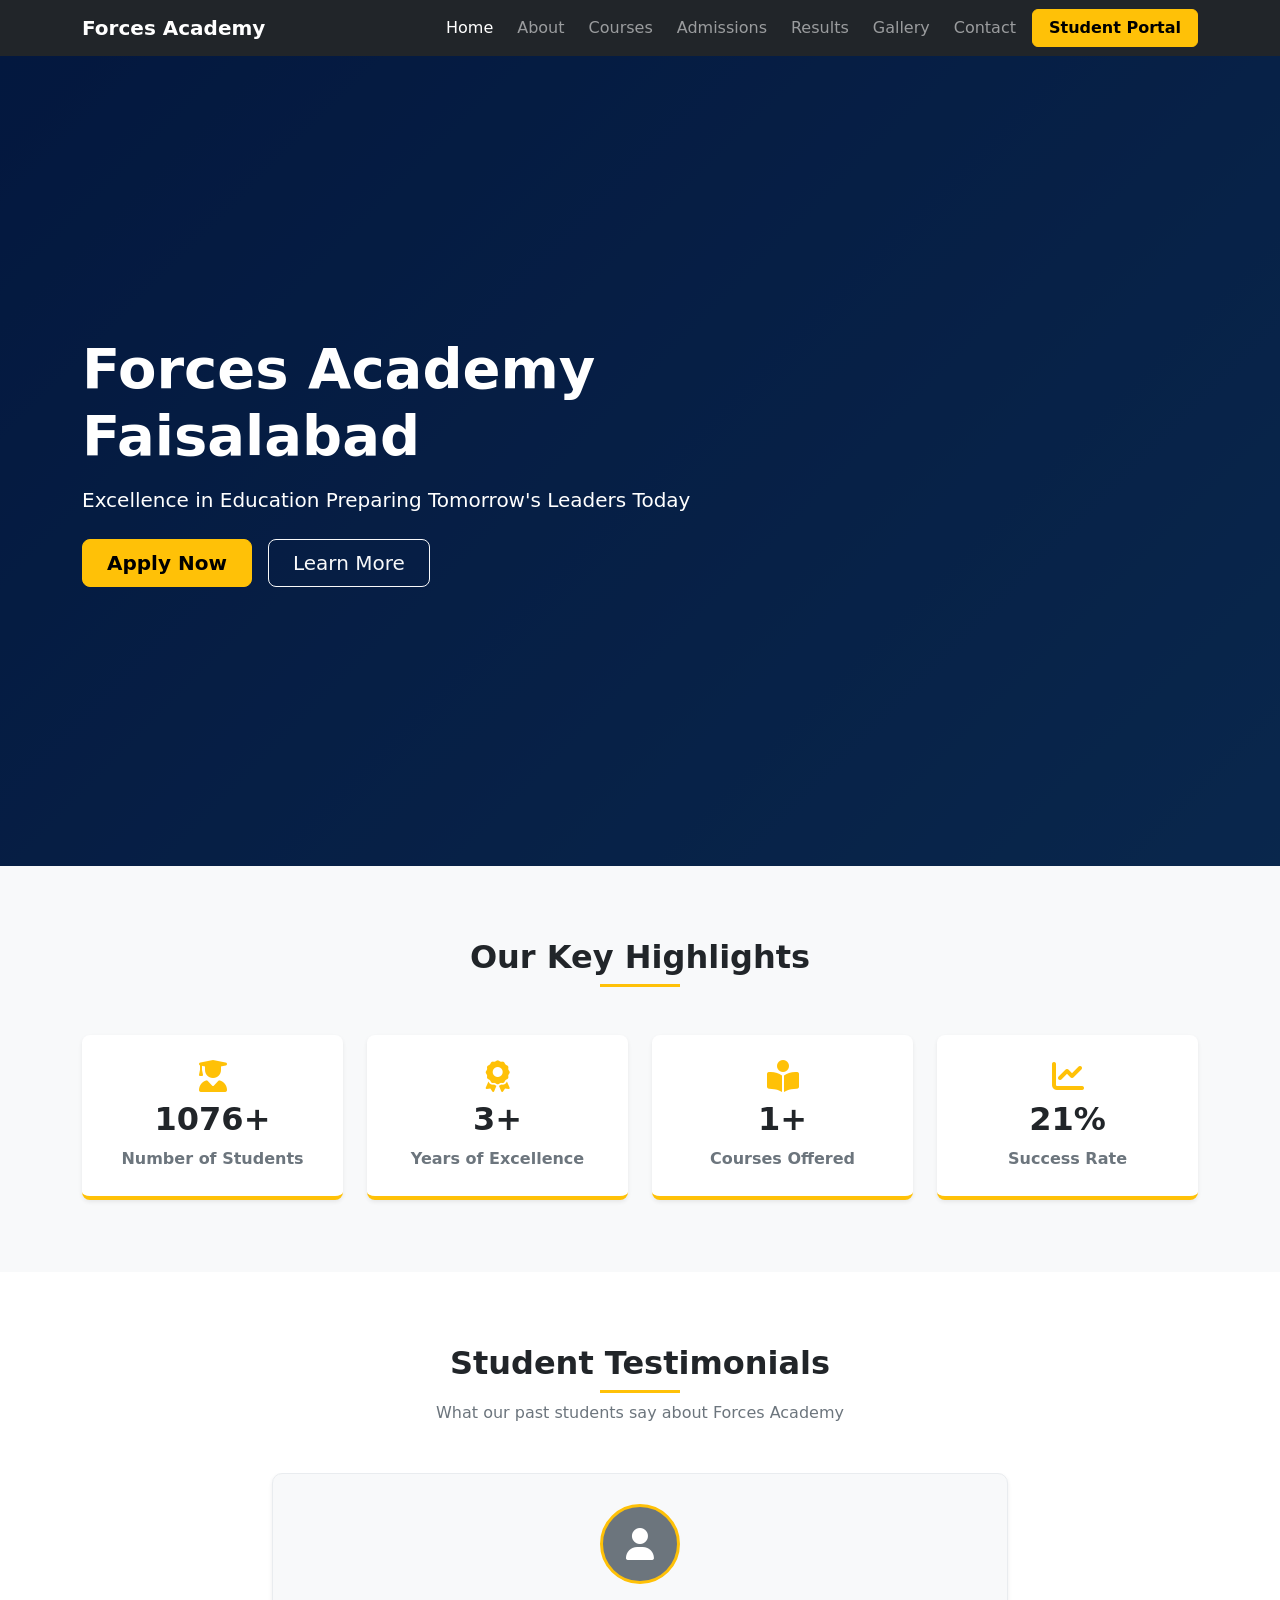
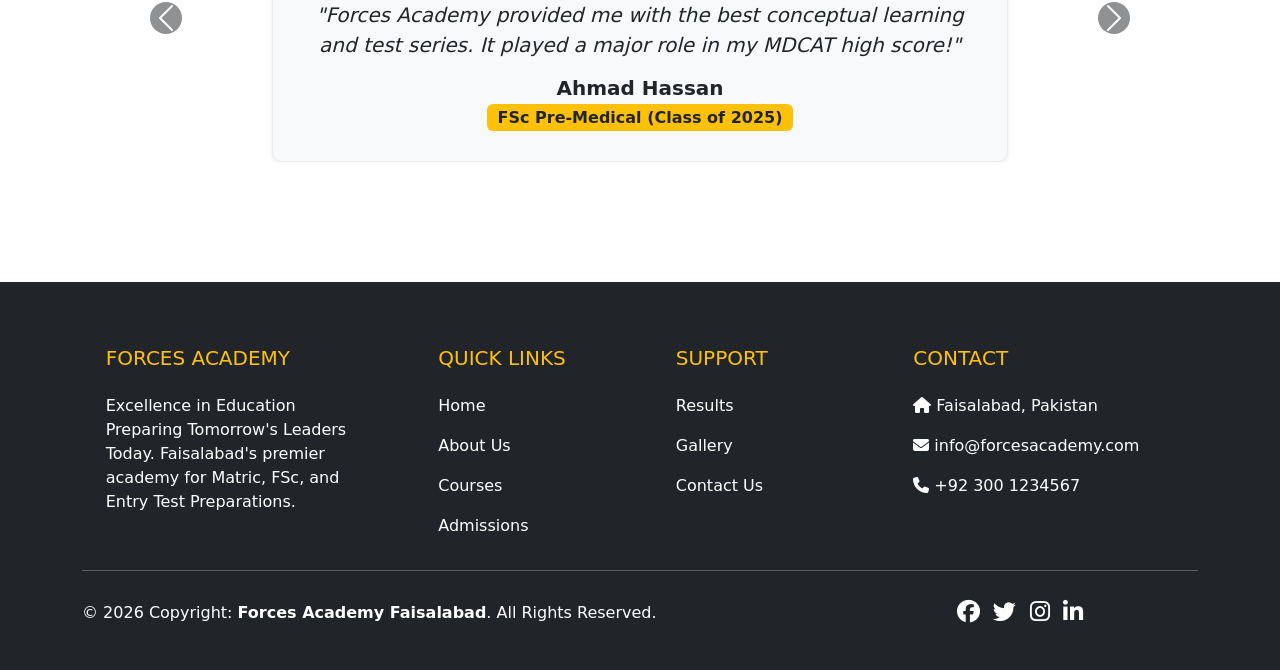
<file: index.html>
<!DOCTYPE html>
<html lang="en">
<head>
    <meta charset="UTF-8" />
    <meta name="viewport" content="width=device-width, initial-scale=1.0" />
    <title>Forces Academy Faisalabad</title>
    <link href="https://cdn.jsdelivr.net/npm/bootstrap@5.3.0/dist/css/bootstrap.min.css" rel="stylesheet" />
    <link rel="stylesheet" href="https://cdnjs.cloudflare.com/ajax/libs/font-awesome/6.4.0/css/all.min.css" />
    <link rel="stylesheet" href="css/style.css" />
</head>
<body>

    <nav class="navbar navbar-expand-lg sticky-top navbar-dark bg-dark" id="mainNav">
        <div class="container">
            <a class="navbar-brand fw-bold" href="index.html">
                Forces Academy
            </a>
            <button class="navbar-toggler" type="button" data-bs-toggle="collapse" data-bs-target="#navMenu">
                <span class="navbar-toggler-icon"></span>
            </button>
            <div class="collapse navbar-collapse" id="navMenu">
                <ul class="navbar-nav ms-auto align-items-lg-center gap-lg-2">
                    <li class="nav-item">
                        <a class="nav-link active" href="index.html">Home</a>
                    </li>
                    <li class="nav-item">
                        <a class="nav-link" href="about.html">About</a>
                    </li>
                    <li class="nav-item">
                        <a class="nav-link" href="courses.html">Courses</a>
                    </li>
                    <li class="nav-item">
                        <a class="nav-link" href="admissions.html">Admissions</a>
                    </li>
                    <li class="nav-item">
                        <a class="nav-link" href="results.html">Results</a>
                    </li>
                    <li class="nav-item">
                        <a class="nav-link" href="gallery.html">Gallery</a>
                    </li>
                    <li class="nav-item">
                        <a class="nav-link" href="contact.html">Contact</a>
                    </li>
                    <li class="nav-item">
                        <a class="btn btn-warning fw-semibold px-3" href="#">
                            Student Portal
                        </a>
                    </li>
                </ul>
            </div>
        </div>
    </nav>

    <section id="hero">
        <div class="hero-overlay">
            <div class="container h-100">
                <div class="row h-100 align-items-center">
                    <div class="col-lg-8 text-white">
                        <h1 class="display-4 fw-bold mb-3">
                            Forces Academy Faisalabad
                        </h1>
                        <p class="lead mb-4">
                            Excellence in Education Preparing Tomorrow's Leaders Today
                        </p>
                        <div class="d-flex flex-wrap gap-3">
                            <a href="admissions.html" class="btn btn-warning btn-lg fw-semibold px-4">
                                Apply Now
                            </a>
                            <a href="about.html" class="btn btn-outline-light btn-lg px-4">
                                Learn More
                            </a>
                        </div>
                    </div>
                </div>
            </div>
        </div>
    </section>

    <section class="py-5 bg-light" id="stats-section">
        <div class="container py-4">
            <div class="text-center mb-5">
                <h2 class="fw-bold text-dark">Our Key Highlights</h2>
                <div class="mx-auto bg-warning" style="height: 3px; width: 80px;"></div>
            </div>
            <div class="row g-4 text-center">
                <div class="col-6 col-md-3">
                    <div class="stat-box shadow-sm">
                        <i class="fas fa-user-graduate fa-2x text-warning mb-2"></i>
                        <h2 class="fw-bold text-dark"><span class="counter" data-target="5000">0</span>+</h2>
                        <p class="text-secondary fw-semibold mb-0">Number of Students</p>
                    </div>
                </div>
                <div class="col-6 col-md-3">
                    <div class="stat-box shadow-sm">
                        <i class="fas fa-award fa-2x text-warning mb-2"></i>
                        <h2 class="fw-bold text-dark"><span class="counter" data-target="15">0</span>+</h2>
                        <p class="text-secondary fw-semibold mb-0">Years of Excellence</p>
                    </div>
                </div>
                <div class="col-6 col-md-3">
                    <div class="stat-box shadow-sm">
                        <i class="fas fa-book-reader fa-2x text-warning mb-2"></i>
                        <h2 class="fw-bold text-dark"><span class="counter" data-target="6">0</span>+</h2>
                        <p class="text-secondary fw-semibold mb-0">Courses Offered</p>
                    </div>
                </div>
                <div class="col-6 col-md-3">
                    <div class="stat-box shadow-sm">
                        <i class="fas fa-chart-line fa-2x text-warning mb-2"></i>
                        <h2 class="fw-bold text-dark"><span class="counter" data-target="98">0</span>%</h2>
                        <p class="text-secondary fw-semibold mb-0">Success Rate</p>
                    </div>
                </div>
            </div>
        </div>
    </section>

    <section class="py-5">
        <div class="container py-4">
            <div class="text-center mb-5">
                <h2 class="fw-bold text-dark">Student Testimonials</h2>
                <div class="mx-auto bg-warning mb-2" style="height: 3px; width: 80px;"></div>
                <p class="text-secondary">What our past students say about Forces Academy</p>
            </div>

            <div id="testimonialCarousel" class="carousel slide" data-bs-ride="carousel" data-bs-interval="4000">
                <div class="carousel-inner">
                    <div class="carousel-item active">
                        <div class="row justify-content-center">
                            <div class="col-md-8 text-center">
                                <div class="testimonial-card shadow-sm">
                                    <div class="testimonial-img-placeholder mb-3">
                                        <i class="fas fa-user"></i>
                                    </div>
                                    <p class="lead text-dark fst-italic mb-3">"Forces Academy provided me with the best conceptual learning and test series. It played a major role in my MDCAT high score!"</p>
                                    <h5 class="fw-bold text-dark mb-1">Ahmad Hassan</h5>
                                    <span class="badge bg-warning text-dark fs-6">FSc Pre-Medical (Class of 2025)</span>
                                </div>
                            </div>
                        </div>
                    </div>
                    <div class="carousel-item">
                        <div class="row justify-content-center">
                            <div class="col-md-8 text-center">
                                <div class="testimonial-card shadow-sm">
                                    <div class="testimonial-img-placeholder mb-3">
                                        <i class="fas fa-user"></i>
                                    </div>
                                    <p class="lead text-dark fst-italic mb-3">"The Computer Science teachers are extremely helpful. The computer lab facilities and regular assessments made ICS smooth for me."</p>
                                    <h5 class="fw-bold text-dark mb-1">Fatima Noor</h5>
                                    <span class="badge bg-warning text-dark fs-6">ICS Computer Science (Class of 2025)</span>
                                </div>
                            </div>
                        </div>
                    </div>
                    <div class="carousel-item">
                        <div class="row justify-content-center">
                            <div class="col-md-8 text-center">
                                <div class="testimonial-card shadow-sm">
                                    <div class="testimonial-img-placeholder mb-3">
                                        <i class="fas fa-user"></i>
                                    </div>
                                    <p class="lead text-dark fst-italic mb-3">"Top academy in Faisalabad for ECAT prep. The daily topic-wise entry test grand tests prepared me perfectly for engineering entrance."</p>
                                    <h5 class="fw-bold text-dark mb-1">Usman Ali</h5>
                                    <span class="badge bg-warning text-dark fs-6">ECAT Prep (Class of 2026)</span>
                                </div>
                            </div>
                        </div>
                    </div>
                    <div class="carousel-item">
                        <div class="row justify-content-center">
                            <div class="col-md-8 text-center">
                                <div class="testimonial-card shadow-sm">
                                    <div class="testimonial-img-placeholder mb-3">
                                        <i class="fas fa-user"></i>
                                    </div>
                                    <p class="lead text-dark fst-italic mb-3">"Highly disciplined environment and great faculty guidance. The matric practice exams boosted my confidence tremendously."</p>
                                    <h5 class="fw-bold text-dark mb-1">Zainab Bibi</h5>
                                    <span class="badge bg-warning text-dark fs-6">Matric Science (Class of 2024)</span>
                                </div>
                            </div>
                        </div>
                    </div>
                </div>

                <button class="carousel-control-prev" type="button" data-bs-target="#testimonialCarousel" data-bs-slide="prev">
                    <span class="carousel-control-prev-icon bg-dark rounded-circle p-3" aria-hidden="true"></span>
                    <span class="visually-hidden">Previous</span>
                </button>
                <button class="carousel-control-next" type="button" data-bs-target="#testimonialCarousel" data-bs-slide="next">
                    <span class="carousel-control-next-icon bg-dark rounded-circle p-3" aria-hidden="true"></span>
                    <span class="visually-hidden">Next</span>
                </button>
            </div>
        </div>
    </section>

    <footer class="bg-dark text-white pt-5 pb-4 mt-5">
        <div class="container text-md-left">
            <div class="row text-md-left">
                <div class="col-md-3 col-lg-3 col-xl-3 mx-auto mt-3">
                    <h5 class="text-uppercase mb-4 font-weight-bold text-warning">Forces Academy</h5>
                    <p>Excellence in Education Preparing Tomorrow's Leaders Today. Faisalabad's premier academy for Matric, FSc, and Entry Test Preparations.</p>
                </div>

                <div class="col-md-2 col-lg-2 col-xl-2 mx-auto mt-3">
                    <h5 class="text-uppercase mb-4 font-weight-bold text-warning">Quick Links</h5>
                    <p><a href="index.html" class="text-white text-decoration-none">Home</a></p>
                    <p><a href="about.html" class="text-white text-decoration-none">About Us</a></p>
                    <p><a href="courses.html" class="text-white text-decoration-none">Courses</a></p>
                    <p><a href="admissions.html" class="text-white text-decoration-none">Admissions</a></p>
                </div>

                <div class="col-md-3 col-lg-2 col-xl-2 mx-auto mt-3">
                    <h5 class="text-uppercase mb-4 font-weight-bold text-warning">Support</h5>
                    <p><a href="results.html" class="text-white text-decoration-none">Results</a></p>
                    <p><a href="gallery.html" class="text-white text-decoration-none">Gallery</a></p>
                    <p><a href="contact.html" class="text-white text-decoration-none">Contact Us</a></p>
                </div>

                <div class="col-md-4 col-lg-3 col-xl-3 mx-auto mt-3">
                    <h5 class="text-uppercase mb-4 font-weight-bold text-warning">Contact</h5>
                    <p><i class="fas fa-home mr-3"></i> Faisalabad, Pakistan</p>
                    <p><i class="fas fa-envelope mr-3"></i> info@forcesacademy.com</p>
                    <p><i class="fas fa-phone mr-3"></i> +92 300 1234567</p>
                </div>
            </div>

            <hr class="mb-4">

            <div class="row align-items-center">
                <div class="col-md-7 col-lg-8">
                    <p class="text-md-left">© 2026 Copyright: <strong>Forces Academy Faisalabad</strong>. All Rights Reserved.</p>
                </div>
                <div class="col-md-5 col-lg-4">
                    <div class="text-center text-md-right">
                        <ul class="list-unstyled list-inline">
                            <li class="list-inline-item"><a href="#" class="btn-floating btn-sm text-white" style="font-size: 23px;"><i class="fab fa-facebook"></i></a></li>
                            <li class="list-inline-item"><a href="#" class="btn-floating btn-sm text-white" style="font-size: 23px;"><i class="fab fa-twitter"></i></a></li>
                            <li class="list-inline-item"><a href="#" class="btn-floating btn-sm text-white" style="font-size: 23px;"><i class="fab fa-instagram"></i></a></li>
                            <li class="list-inline-item"><a href="#" class="btn-floating btn-sm text-white" style="font-size: 23px;"><i class="fab fa-linkedin-in"></i></a></li>
                        </ul>
                    </div>
                </div>
            </div>
        </div>
    </footer>

    <script src="https://cdn.jsdelivr.net/npm/bootstrap@5.3.0/dist/js/bootstrap.bundle.min.js"></script>
    <script src="js/main.js"></script>
<a href="#" id="backToTop" class="btn btn-primary align-items-center justify-content-center" aria-label="Back to Top">
  <i class="bi bi-arrow-up"></i>
</a>
</body>
</html>
</file>
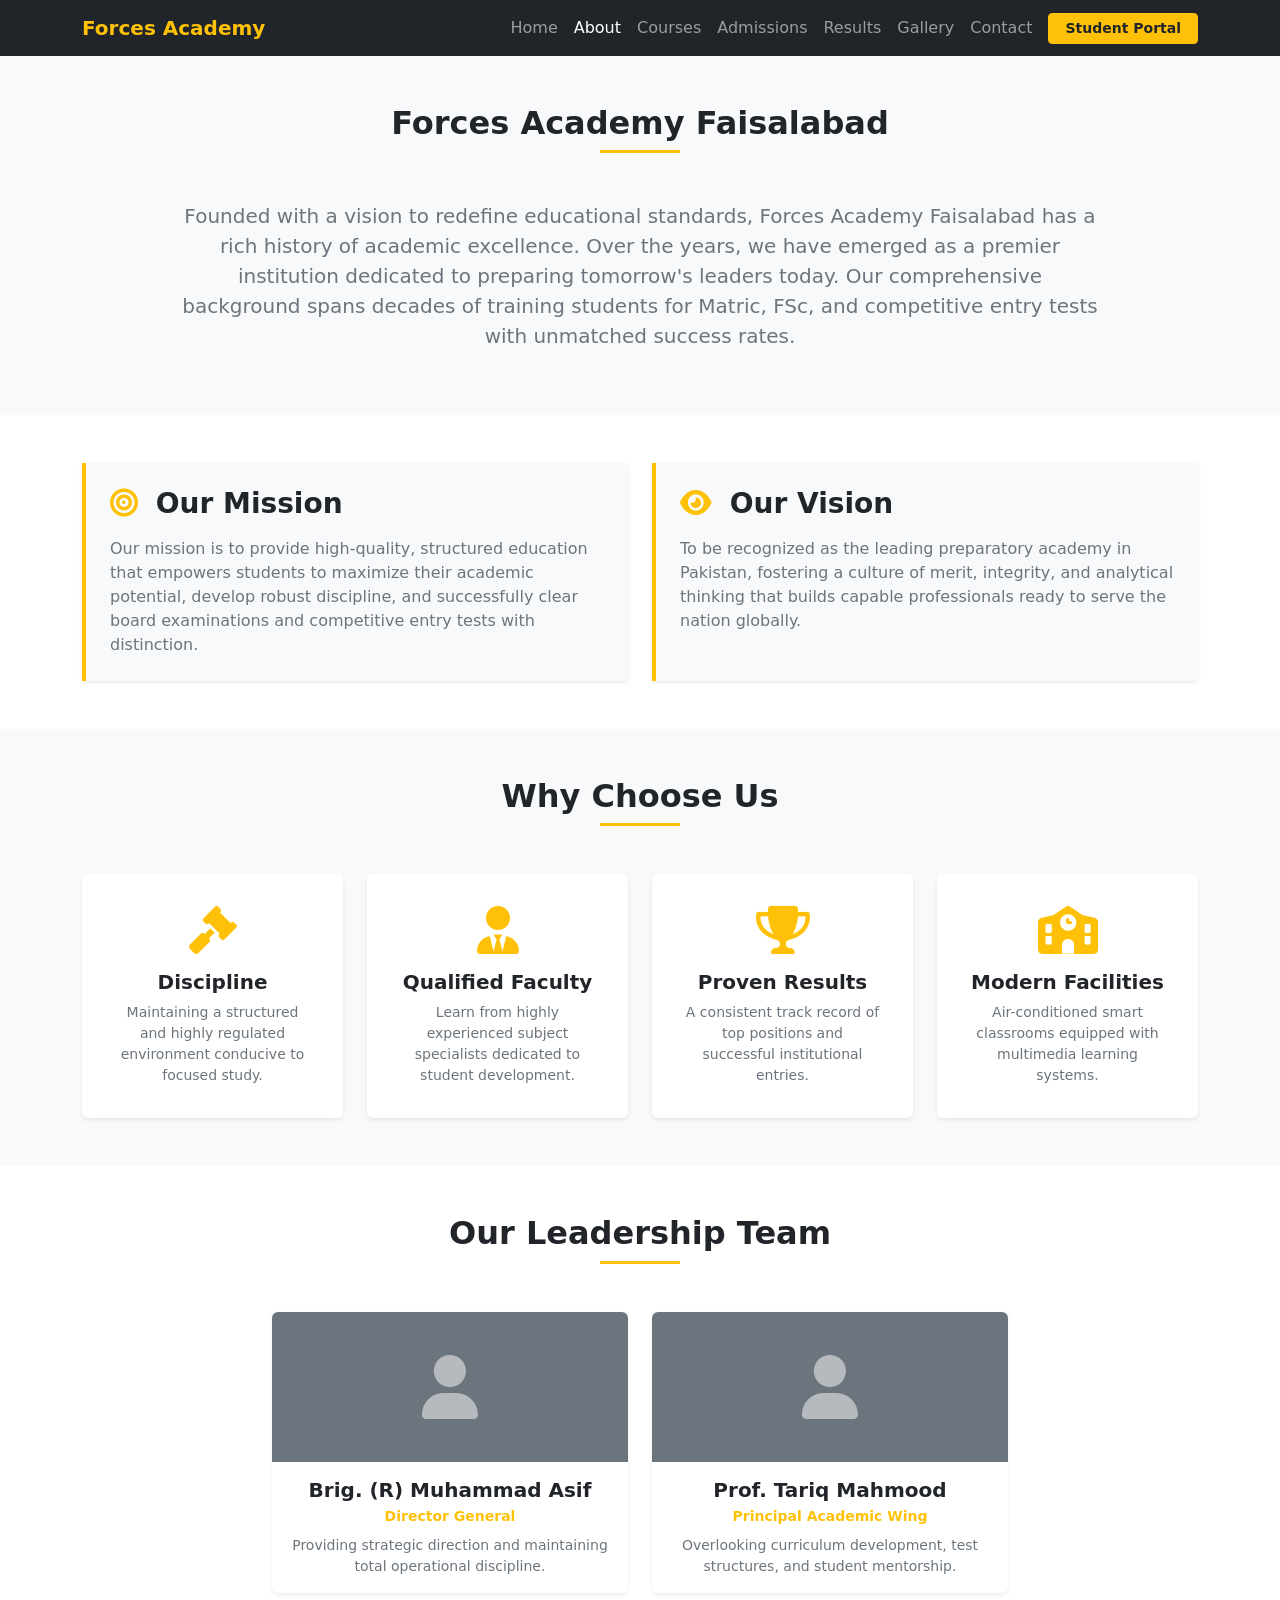
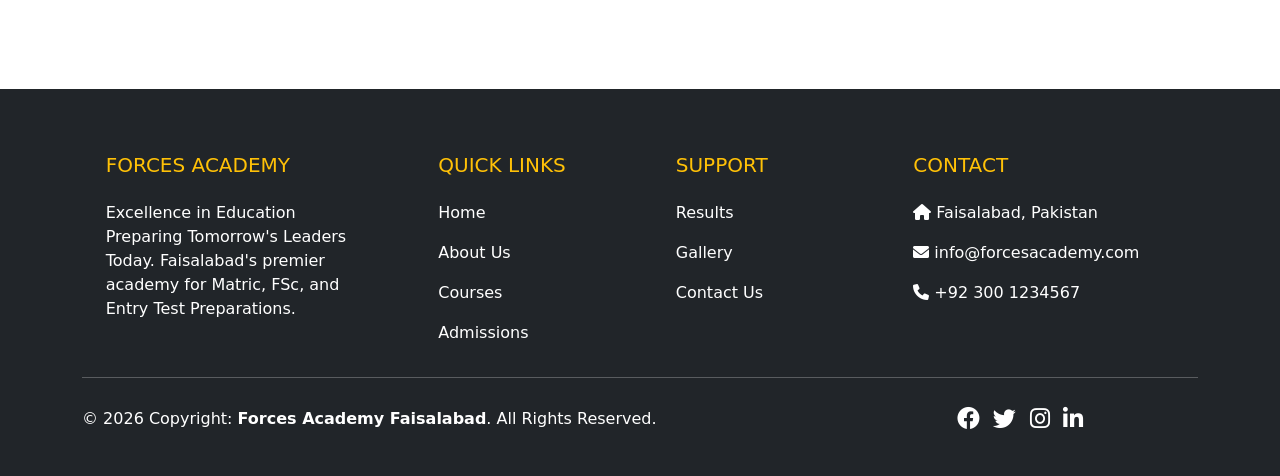
<file: about.html>
<!DOCTYPE html>
<html lang="en">
<head>
    <meta charset="UTF-8" />
    <meta name="viewport" content="width=device-width, initial-scale=1.0" />
    <title>About Us - Forces Academy Faisalabad</title>
    <link href="https://cdn.jsdelivr.net/npm/bootstrap@5.3.0/dist/css/bootstrap.min.css" rel="stylesheet" />
    <link rel="stylesheet" href="https://cdnjs.cloudflare.com/ajax/libs/font-awesome/6.0.0/css/all.min.css" />
    <link rel="stylesheet" href="css/style.css" />
</head>
<body>

    <!-- ================= NAVBAR ================= -->
    <nav class="navbar navbar-expand-lg sticky-top navbar-dark bg-dark">
        <div class="container">
            <a class="navbar-brand fw-bold text-warning" href="index.html">Forces Academy</a>
            <button class="navbar-toggler" type="button" data-bs-toggle="collapse" data-bs-target="#navbarNav">
                <span class="navbar-toggler-icon"></span>
            </button>
            <div class="collapse navbar-collapse" id="navbarNav">
                <ul class="navbar-nav ms-auto align-items-lg-center">
                    <li class="nav-item"><a class="nav-link" href="index.html">Home</a></li>
                    <li class="nav-item"><a class="nav-link active" href="about.html">About</a></li>
                    <li class="nav-item"><a class="nav-link" href="courses.html">Courses</a></li>
                    <li class="nav-item"><a class="nav-link" href="admissions.html">Admissions</a></li>
                    <li class="nav-item"><a class="nav-link" href="results.html">Results</a></li>
                    <li class="nav-item"><a class="nav-link" href="gallery.html">Gallery</a></li>
                    <li class="nav-item"><a class="nav-link" href="contact.html">Contact</a></li>
                    <li class="nav-item ms-lg-2"><a class="btn btn-warning fw-bold text-dark btn-sm px-3" href="#">Student Portal</a></li>
                </ul>
            </div>
        </div>
    </nav>

    <!-- ================= SECTION 1: ACADEMY OVERVIEW ================= -->
    <section class="py-5 bg-light">
        <div class="container">
            <div class="text-center mb-5">
                <h2 class="fw-bold text-dark">Forces Academy Faisalabad</h2>
                <div class="mx-auto bg-warning" style="height: 3px; width: 80px;"></div>
            </div>
            <div class="row justify-content-center">
                <div class="col-md-10 text-center">
                    <p class="lead text-secondary">
                        Founded with a vision to redefine educational standards, Forces Academy Faisalabad has a rich history of academic excellence. Over the years, we have emerged as a premier institution dedicated to preparing tomorrow's leaders today. Our comprehensive background spans decades of training students for Matric, FSc, and competitive entry tests with unmatched success rates.
                    </p>
                </div>
            </div>
        </div>
    </section>

    <!-- ================= SECTION 2: MISSION AND VISION ================= -->
    <section class="py-5">
        <div class="container">
            <div class="row g-4">
                <div class="col-md-6">
                    <div class="p-4 border-start border-warning border-4 bg-light h-100 shadow-sm">
                        <h3 class="fw-bold text-dark mb-3"><i class="fas fa-bullseye text-warning me-2"></i> Our Mission</h3>
                        <p class="text-secondary m-0">
                            Our mission is to provide high-quality, structured education that empowers students to maximize their academic potential, develop robust discipline, and successfully clear board examinations and competitive entry tests with distinction.
                        </p>
                    </div>
                </div>
                <div class="col-md-6">
                    <div class="p-4 border-start border-warning border-4 bg-light h-100 shadow-sm">
                        <h3 class="fw-bold text-dark mb-3"><i class="fas fa-eye text-warning me-2"></i> Our Vision</h3>
                        <p class="text-secondary m-0">
                            To be recognized as the leading preparatory academy in Pakistan, fostering a culture of merit, integrity, and analytical thinking that builds capable professionals ready to serve the nation globally.
                        </p>
                    </div>
                </div>
            </div>
        </div>
    </section>

    <!-- ================= SECTION 3: WHY CHOOSE US ================= -->
    <section class="py-5 bg-light">
        <div class="container">
            <div class="text-center mb-5">
                <h2 class="fw-bold text-dark">Why Choose Us</h2>
                <div class="mx-auto bg-warning" style="height: 3px; width: 80px;"></div>
            </div>
            <div class="row g-4">
                <!-- Card 1 -->
                <div class="col-md-3">
                    <div class="card h-100 text-center border-0 shadow-sm p-3">
                        <div class="card-body">
                            <i class="fas fa-gavel text-warning fa-3x mb-3"></i>
                            <h5 class="card-title fw-bold">Discipline</h5>
                            <p class="card-text text-secondary small">Maintaining a structured and highly regulated environment conducive to focused study.</p>
                        </div>
                    </div>
                </div>
                <!-- Card 2 -->
                <div class="col-md-3">
                    <div class="card h-100 text-center border-0 shadow-sm p-3">
                        <div class="card-body">
                            <i class="fas fa-user-tie text-warning fa-3x mb-3"></i>
                            <h5 class="card-title fw-bold">Qualified Faculty</h5>
                            <p class="card-text text-secondary small">Learn from highly experienced subject specialists dedicated to student development.</p>
                        </div>
                    </div>
                </div>
                <!-- Card 3 -->
                <div class="col-md-3">
                    <div class="card h-100 text-center border-0 shadow-sm p-3">
                        <div class="card-body">
                            <i class="fas fa-trophy text-warning fa-3x mb-3"></i>
                            <h5 class="card-title fw-bold">Proven Results</h5>
                            <p class="card-text text-secondary small">A consistent track record of top positions and successful institutional entries.</p>
                        </div>
                    </div>
                </div>
                <!-- Card 4 -->
                <div class="col-md-3">
                    <div class="card h-100 text-center border-0 shadow-sm p-3">
                        <div class="card-body">
                            <i class="fas fa-school text-warning fa-3x mb-3"></i>
                            <h5 class="card-title fw-bold">Modern Facilities</h5>
                            <p class="card-text text-secondary small">Air-conditioned smart classrooms equipped with multimedia learning systems.</p>
                        </div>
                    </div>
                </div>
            </div>
        </div>
    </section>

    <!-- ================= SECTION 4: LEADERSHIP TEAM ================= -->
    <section class="py-5">
        <div class="container">
            <div class="text-center mb-5">
                <h2 class="fw-bold text-dark">Our Leadership Team</h2>
                <div class="mx-auto bg-warning" style="height: 3px; width: 80px;"></div>
            </div>
            <div class="row g-4 justify-content-center">
                <!-- Leader 1 -->
                <div class="col-md-4">
                    <div class="card border-0 shadow-sm text-center h-100">
                        <div class="bg-secondary text-white py-5 rounded-top" style="height: 150px; display: flex; align-items: center; justify-content: center;">
                            <i class="fas fa-user fa-4x opacity-50"></i>
                        </div>
                        <div class="card-body">
                            <h5 class="card-title fw-bold mb-1">Brig. (R) Muhammad Asif</h5>
                            <p class="card-text text-warning fw-semibold small mb-2">Director General</p>
                            <p class="card-text text-secondary small">Providing strategic direction and maintaining total operational discipline.</p>
                        </div>
                    </div>
                </div>
                <!-- Leader 2 -->
                <div class="col-md-4">
                    <div class="card border-0 shadow-sm text-center h-100">
                        <div class="bg-secondary text-white py-5 rounded-top" style="height: 150px; display: flex; align-items: center; justify-content: center;">
                            <i class="fas fa-user fa-4x opacity-50"></i>
                        </div>
                        <div class="card-body">
                            <h5 class="card-title fw-bold mb-1">Prof. Tariq Mahmood</h5>
                            <p class="card-text text-warning fw-semibold small mb-2">Principal Academic Wing</p>
                            <p class="card-text text-secondary small">Overlooking curriculum development, test structures, and student mentorship.</p>
                        </div>
                    </div>
                </div>
            </div>
        </div>
    </section>

    <!-- ================= FOOTER SECTION ================= -->
    <footer class="bg-dark text-white pt-5 pb-4 mt-5">
        <div class="container text-md-left">
            <div class="row text-md-left">
                <div class="col-md-3 col-lg-3 col-xl-3 mx-auto mt-3">
                    <h5 class="text-uppercase mb-4 font-weight-bold text-warning">Forces Academy</h5>
                    <p>Excellence in Education Preparing Tomorrow's Leaders Today. Faisalabad's premier academy for Matric, FSc, and Entry Test Preparations.</p>
                </div>
                <div class="col-md-2 col-lg-2 col-xl-2 mx-auto mt-3">
                    <h5 class="text-uppercase mb-4 font-weight-bold text-warning">Quick Links</h5>
                    <p><a href="index.html" class="text-white text-decoration-none">Home</a></p>
                    <p><a href="about.html" class="text-white text-decoration-none">About Us</a></p>
                    <p><a href="courses.html" class="text-white text-decoration-none">Courses</a></p>
                    <p><a href="admissions.html" class="text-white text-decoration-none">Admissions</a></p>
                </div>
                <div class="col-md-3 col-lg-2 col-xl-2 mx-auto mt-3">
                    <h5 class="text-uppercase mb-4 font-weight-bold text-warning">Support</h5>
                    <p><a href="results.html" class="text-white text-decoration-none">Results</a></p>
                    <p><a href="gallery.html" class="text-white text-decoration-none">Gallery</a></p>
                    <p><a href="contact.html" class="text-white text-decoration-none">Contact Us</a></p>
                </div>
                <div class="col-md-4 col-lg-3 col-xl-3 mx-auto mt-3">
                    <h5 class="text-uppercase mb-4 font-weight-bold text-warning">Contact</h5>
                    <p><i class="fas fa-home mr-3"></i> Faisalabad, Pakistan</p>
                    <p><i class="fas fa-envelope mr-3"></i> info@forcesacademy.com</p>
                    <p><i class="fas fa-phone mr-3"></i> +92 300 1234567</p>
                </div>
            </div>
            <hr class="mb-4">
            <div class="row align-items-center">
                <div class="col-md-7 col-lg-8">
                    <p class="text-md-left">© 2026 Copyright: <strong>Forces Academy Faisalabad</strong>. All Rights Reserved.</p>
                </div>
                <div class="col-md-5 col-lg-4">
                    <div class="text-center text-md-right">
                        <ul class="list-unstyled list-inline">
                            <li class="list-inline-item"><a href="#" class="btn-floating btn-sm text-white" style="font-size: 23px;"><i class="fab fa-facebook"></i></a></li>
                            <li class="list-inline-item"><a href="#" class="btn-floating btn-sm text-white" style="font-size: 23px;"><i class="fab fa-twitter"></i></a></li>
                            <li class="list-inline-item"><a href="#" class="btn-floating btn-sm text-white" style="font-size: 23px;"><i class="fab fa-instagram"></i></a></li>
                            <li class="list-inline-item"><a href="#" class="btn-floating btn-sm text-white" style="font-size: 23px;"><i class="fab fa-linkedin-in"></i></a></li>
                        </ul>
                    </div>
                </div>
            </div>
        </div>
    </footer>

    <script src="https://cdn.jsdelivr.net/npm/bootstrap@5.3.0/dist/js/bootstrap.bundle.min.js"></script>
    <script src="js/main.js"></script>
    <a href="#" id="backToTop" class="btn btn-primary align-items-center justify-content-center" aria-label="Back to Top">
  <i class="bi bi-arrow-up"></i>
</a>
</body>
</html>
</file>
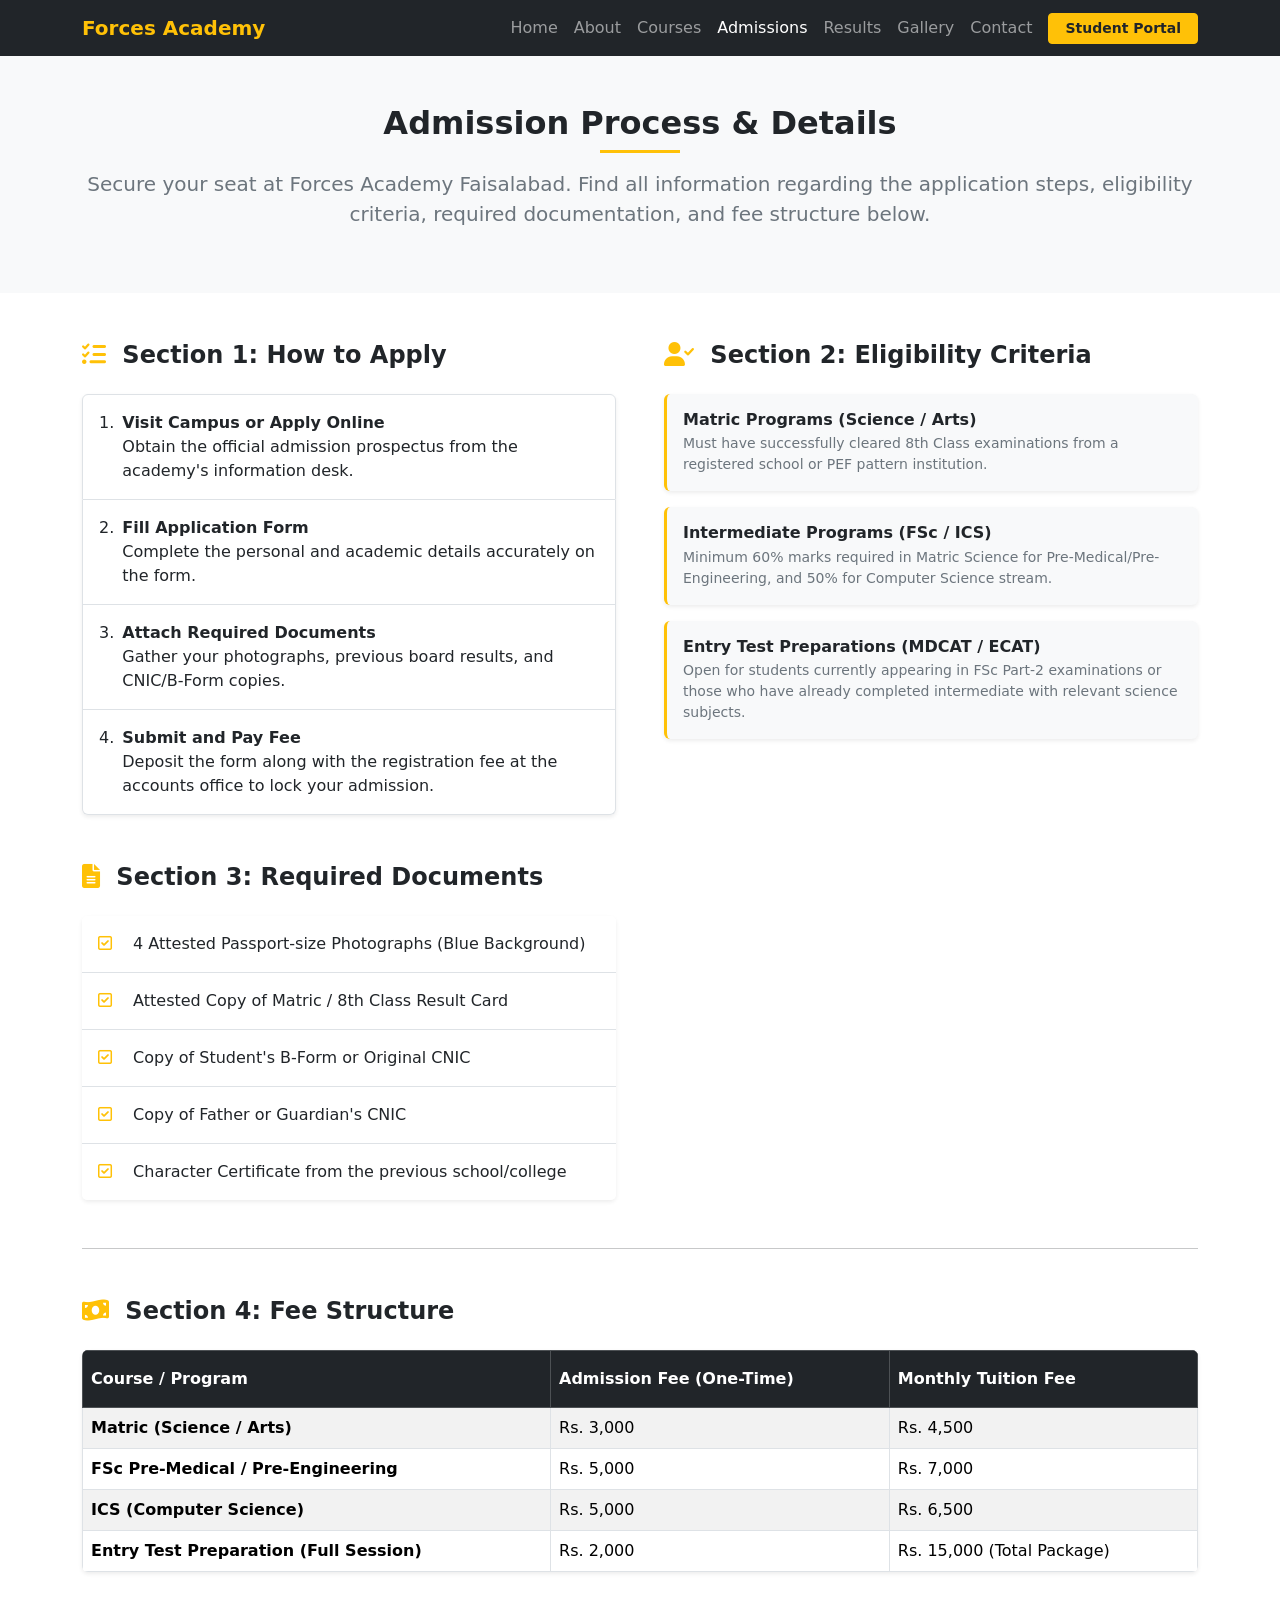
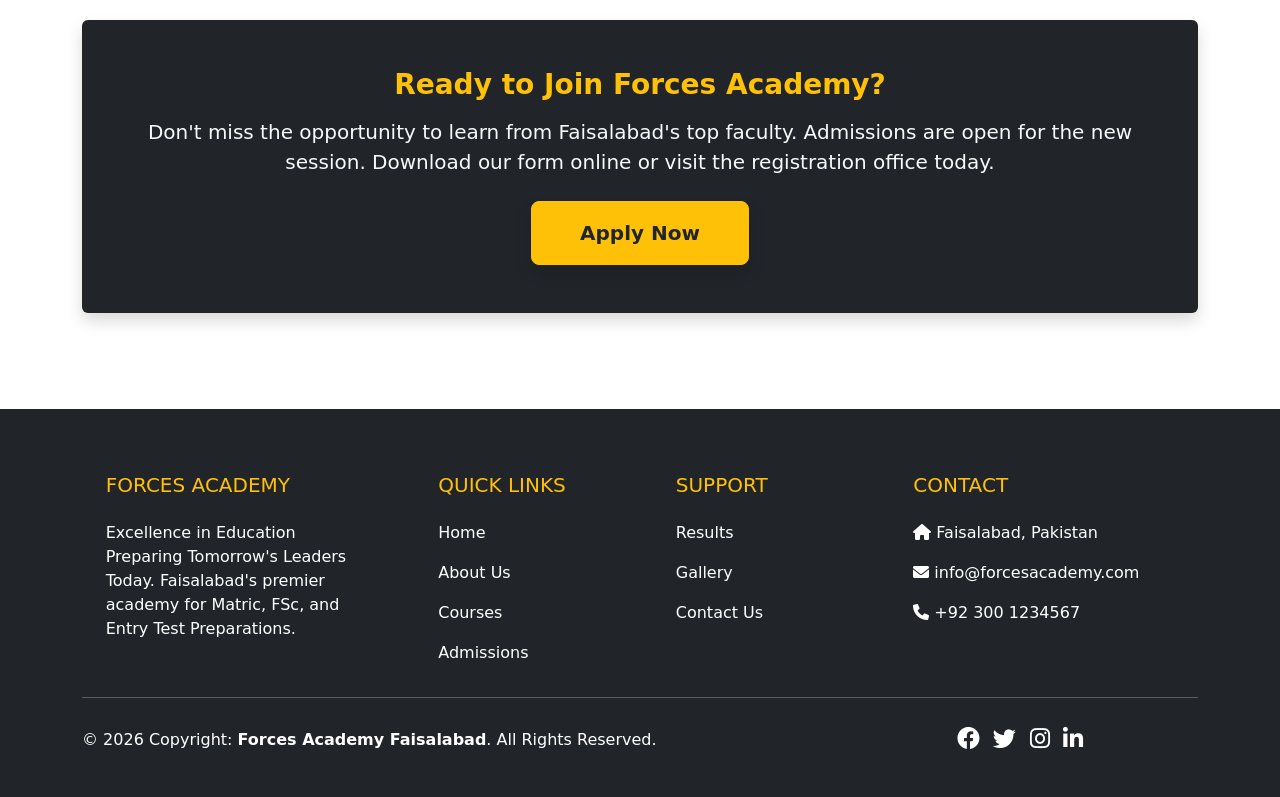
<file: admissions.html>
<!DOCTYPE html>
<html lang="en">
<head>
    <meta charset="UTF-8" />
    <meta name="viewport" content="width=device-width, initial-scale=1.0" />
    <title>Admissions - Forces Academy Faisalabad</title>
    <link href="https://cdn.jsdelivr.net/npm/bootstrap@5.3.0/dist/css/bootstrap.min.css" rel="stylesheet" />
    <link rel="stylesheet" href="https://cdnjs.cloudflare.com/ajax/libs/font-awesome/6.0.0/css/all.min.css" />
    <link rel="stylesheet" href="css/style.css" />
</head>
<body>

    <!-- ================= NAVBAR ================= -->
    <nav class="navbar navbar-expand-lg sticky-top navbar-dark bg-dark">
        <div class="container">
            <a class="navbar-brand fw-bold text-warning" href="index.html">Forces Academy</a>
            <button class="navbar-toggler" type="button" data-bs-toggle="collapse" data-bs-target="#navbarNav">
                <span class="navbar-toggler-icon"></span>
            </button>
            <div class="collapse navbar-collapse" id="navbarNav">
                <ul class="navbar-nav ms-auto align-items-lg-center">
                    <li class="nav-item"><a class="nav-link" href="index.html">Home</a></li>
                    <li class="nav-item"><a class="nav-link" href="about.html">About</a></li>
                    <li class="nav-item"><a class="nav-link" href="courses.html">Courses</a></li>
                    <li class="nav-item"><a class="nav-link active" href="admissions.html">Admissions</a></li>
                    <li class="nav-item"><a class="nav-link" href="results.html">Results</a></li>
                    <li class="nav-item"><a class="nav-link" href="gallery.html">Gallery</a></li>
                    <li class="nav-item"><a class="nav-link" href="contact.html">Contact</a></li>
                    <li class="nav-item ms-lg-2"><a class="btn btn-warning fw-bold text-dark btn-sm px-3" href="#">Student Portal</a></li>
                </ul>
            </div>
        </div>
    </nav>

    <!-- ================= ADMISSIONS MAIN HEADING ================= -->
    <section class="py-5 bg-light text-center">
        <div class="container">
            <h2 class="fw-bold text-dark">Admission Process & Details</h2>
            <div class="mx-auto bg-warning mb-3" style="height: 3px; width: 80px;"></div>
            <p class="lead text-secondary max-width-700 mx-auto">
                Secure your seat at Forces Academy Faisalabad. Find all information regarding the application steps, eligibility criteria, required documentation, and fee structure below.
            </p>
        </div>
    </section>

    <div class="container py-5">
        <div class="row g-5">
            <!-- Left Side: How to Apply & Required Documents -->
            <div class="col-lg-6">
                <!-- SECTION 1: HOW TO APPLY -->
                <div class="mb-5">
                    <h4 class="fw-bold text-dark mb-4"><i class="fas fa-tasks text-warning me-2"></i> Section 1: How to Apply</h4>
                    <ol class="list-group list-group-numbered shadow-sm">
                        <li class="list-group-item d-flex justify-content-between align-items-start py-3">
                            <div class="ms-2 me-auto">
                                <div class="fw-bold">Visit Campus or Apply Online</div>
                                Obtain the official admission prospectus from the academy's information desk.
                            </div>
                        </li>
                        <li class="list-group-item d-flex justify-content-between align-items-start py-3">
                            <div class="ms-2 me-auto">
                                <div class="fw-bold">Fill Application Form</div>
                                Complete the personal and academic details accurately on the form.
                            </div>
                        </li>
                        <li class="list-group-item d-flex justify-content-between align-items-start py-3">
                            <div class="ms-2 me-auto">
                                <div class="fw-bold">Attach Required Documents</div>
                                Gather your photographs, previous board results, and CNIC/B-Form copies.
                            </div>
                        </li>
                        <li class="list-group-item d-flex justify-content-between align-items-start py-3">
                            <div class="ms-2 me-auto">
                                <div class="fw-bold">Submit and Pay Fee</div>
                                Deposit the form along with the registration fee at the accounts office to lock your admission.
                            </div>
                        </li>
                    </ol>
                </div>

                <!-- SECTION 3: REQUIRED DOCUMENTS -->
                <div>
                    <h4 class="fw-bold text-dark mb-4"><i class="fas fa-file-alt text-warning me-2"></i> Section 3: Required Documents</h4>
                    <div class="card border-0 shadow-sm">
                        <ul class="list-group list-group-flush">
                            <li class="list-group-item py-3"><i class="far fa-check-square text-warning me-3"></i> 4 Attested Passport-size Photographs (Blue Background)</li>
                            <li class="list-group-item py-3"><i class="far fa-check-square text-warning me-3"></i> Attested Copy of Matric / 8th Class Result Card</li>
                            <li class="list-group-item py-3"><i class="far fa-check-square text-warning me-3"></i> Copy of Student's B-Form or Original CNIC</li>
                            <li class="list-group-item py-3"><i class="far fa-check-square text-warning me-3"></i> Copy of Father or Guardian's CNIC</li>
                            <li class="list-group-item py-3"><i class="far fa-check-square text-warning me-3"></i> Character Certificate from the previous school/college</li>
                        </ul>
                    </div>
                </div>
            </div>

            <!-- Right Side: Eligibility Criteria -->
            <div class="col-lg-6">
                <!-- SECTION 2: ELIGIBILITY CRITERIA -->
                <h4 class="fw-bold text-dark mb-4"><i class="fas fa-user-check text-warning me-2"></i> Section 2: Eligibility Criteria</h4>
                <div class="row g-3">
                    <div class="col-12">
                        <div class="p-3 bg-light border-start border-warning border-3 rounded shadow-sm">
                            <h6 class="fw-bold mb-1">Matric Programs (Science / Arts)</h6>
                            <p class="small text-secondary m-0">Must have successfully cleared 8th Class examinations from a registered school or PEF pattern institution.</p>
                        </div>
                    </div>
                    <div class="col-12">
                        <div class="p-3 bg-light border-start border-warning border-3 rounded shadow-sm">
                            <h6 class="fw-bold mb-1">Intermediate Programs (FSc / ICS)</h6>
                            <p class="small text-secondary m-0">Minimum 60% marks required in Matric Science for Pre-Medical/Pre-Engineering, and 50% for Computer Science stream.</p>
                        </div>
                    </div>
                    <div class="col-12">
                        <div class="p-3 bg-light border-start border-warning border-3 rounded shadow-sm">
                            <h6 class="fw-bold mb-1">Entry Test Preparations (MDCAT / ECAT)</h6>
                            <p class="small text-secondary m-0">Open for students currently appearing in FSc Part-2 examinations or those who have already completed intermediate with relevant science subjects.</p>
                        </div>
                    </div>
                </div>
            </div>
        </div>

        <hr class="my-5 opacity-25">

        <!-- SECTION 4: FEE STRUCTURE -->
        <div class="mb-5">
            <h4 class="fw-bold text-dark mb-4"><i class="fas fa-money-bill-wave text-warning me-2"></i> Section 4: Fee Structure</h4>
            <div class="table-responsive shadow-sm rounded">
                <table class="table table-bordered table-striped align-middle m-0">
                    <thead class="table-dark">
                        <tr>
                            <th scope="col" class="py-3">Course / Program</th>
                            <th scope="col" class="py-3">Admission Fee (One-Time)</th>
                            <th scope="col" class="py-3">Monthly Tuition Fee</th>
                        </tr>
                    </thead>
                    <tbody>
                        <tr>
                            <td class="fw-semibold">Matric (Science / Arts)</td>
                            <td>Rs. 3,000</td>
                            <td>Rs. 4,500</td>
                        </tr>
                        <tr>
                            <td class="fw-semibold">FSc Pre-Medical / Pre-Engineering</td>
                            <td>Rs. 5,000</td>
                            <td>Rs. 7,000</td>
                        </tr>
                        <tr>
                            <td class="fw-semibold">ICS (Computer Science)</td>
                            <td>Rs. 5,000</td>
                            <td>Rs. 6,500</td>
                        </tr>
                        <tr>
                            <td class="fw-semibold">Entry Test Preparation (Full Session)</td>
                            <td>Rs. 2,000</td>
                            <td>Rs. 15,000 (Total Package)</td>
                        </tr>
                    </tbody>
                </table>
            </div>
        </div>

        <!-- SECTION 5: APPLY NOW CTA -->
        <div class="p-5 bg-dark text-white text-center rounded shadow position-relative overflow-hidden mt-5">
            <div class="position-relative z-index-1">
                <h3 class="fw-bold mb-3 text-warning">Ready to Join Forces Academy?</h3>
                <p class="lead text-light max-width-600 mx-auto mb-4">
                    Don't miss the opportunity to learn from Faisalabad's top faculty. Admissions are open for the new session. Download our form online or visit the registration office today.
                </p>
                <a href="#" class="btn btn-warning btn-lg fw-bold text-dark px-5 py-3 shadow">Apply Now</a>
            </div>
        </div>

    </div>

    <!-- ================= FOOTER SECTION ================= -->
    <footer class="bg-dark text-white pt-5 pb-4 mt-5">
        <div class="container text-md-left">
            <div class="row text-md-left">
                <div class="col-md-3 col-lg-3 col-xl-3 mx-auto mt-3">
                    <h5 class="text-uppercase mb-4 font-weight-bold text-warning">Forces Academy</h5>
                    <p>Excellence in Education Preparing Tomorrow's Leaders Today. Faisalabad's premier academy for Matric, FSc, and Entry Test Preparations.</p>
                </div>
                <div class="col-md-2 col-lg-2 col-xl-2 mx-auto mt-3">
                    <h5 class="text-uppercase mb-4 font-weight-bold text-warning">Quick Links</h5>
                    <p><a href="index.html" class="text-white text-decoration-none">Home</a></p>
                    <p><a href="about.html" class="text-white text-decoration-none">About Us</a></p>
                    <p><a href="courses.html" class="text-white text-decoration-none">Courses</a></p>
                    <p><a href="admissions.html" class="text-white text-decoration-none">Admissions</a></p>
                </div>
                <div class="col-md-3 col-lg-2 col-xl-2 mx-auto mt-3">
                    <h5 class="text-uppercase mb-4 font-weight-bold text-warning">Support</h5>
                    <p><a href="results.html" class="text-white text-decoration-none">Results</a></p>
                    <p><a href="gallery.html" class="text-white text-decoration-none">Gallery</a></p>
                    <p><a href="contact.html" class="text-white text-decoration-none">Contact Us</a></p>
                </div>
                <div class="col-md-4 col-lg-3 col-xl-3 mx-auto mt-3">
                    <h5 class="text-uppercase mb-4 font-weight-bold text-warning">Contact</h5>
                    <p><i class="fas fa-home mr-3"></i> Faisalabad, Pakistan</p>
                    <p><i class="fas fa-envelope mr-3"></i> info@forcesacademy.com</p>
                    <p><i class="fas fa-phone mr-3"></i> +92 300 1234567</p>
                </div>
            </div>
            <hr class="mb-4">
            <div class="row align-items-center">
                <div class="col-md-7 col-lg-8">
                    <p class="text-md-left">© 2026 Copyright: <strong>Forces Academy Faisalabad</strong>. All Rights Reserved.</p>
                </div>
                <div class="col-md-5 col-lg-4">
                    <div class="text-center text-md-right">
                        <ul class="list-unstyled list-inline">
                            <li class="list-inline-item"><a href="#" class="btn-floating btn-sm text-white" style="font-size: 23px;"><i class="fab fa-facebook"></i></a></li>
                            <li class="list-inline-item"><a href="#" class="btn-floating btn-sm text-white" style="font-size: 23px;"><i class="fab fa-twitter"></i></a></li>
                            <li class="list-inline-item"><a href="#" class="btn-floating btn-sm text-white" style="font-size: 23px;"><i class="fab fa-instagram"></i></a></li>
                            <li class="list-inline-item"><a href="#" class="btn-floating btn-sm text-white" style="font-size: 23px;"><i class="fab fa-linkedin-in"></i></a></li>
                        </ul>
                    </div>
                </div>
            </div>
        </div>
    </footer>

    <script src="https://cdn.jsdelivr.net/npm/bootstrap@5.3.0/dist/js/bootstrap.bundle.min.js"></script>
    <script src="js/main.js"></script>
   <a href="#" id="backToTop" class="btn btn-primary align-items-center justify-content-center" aria-label="Back to Top">
  <i class="bi bi-arrow-up"></i>
</a>
</body>
</html>
</file>
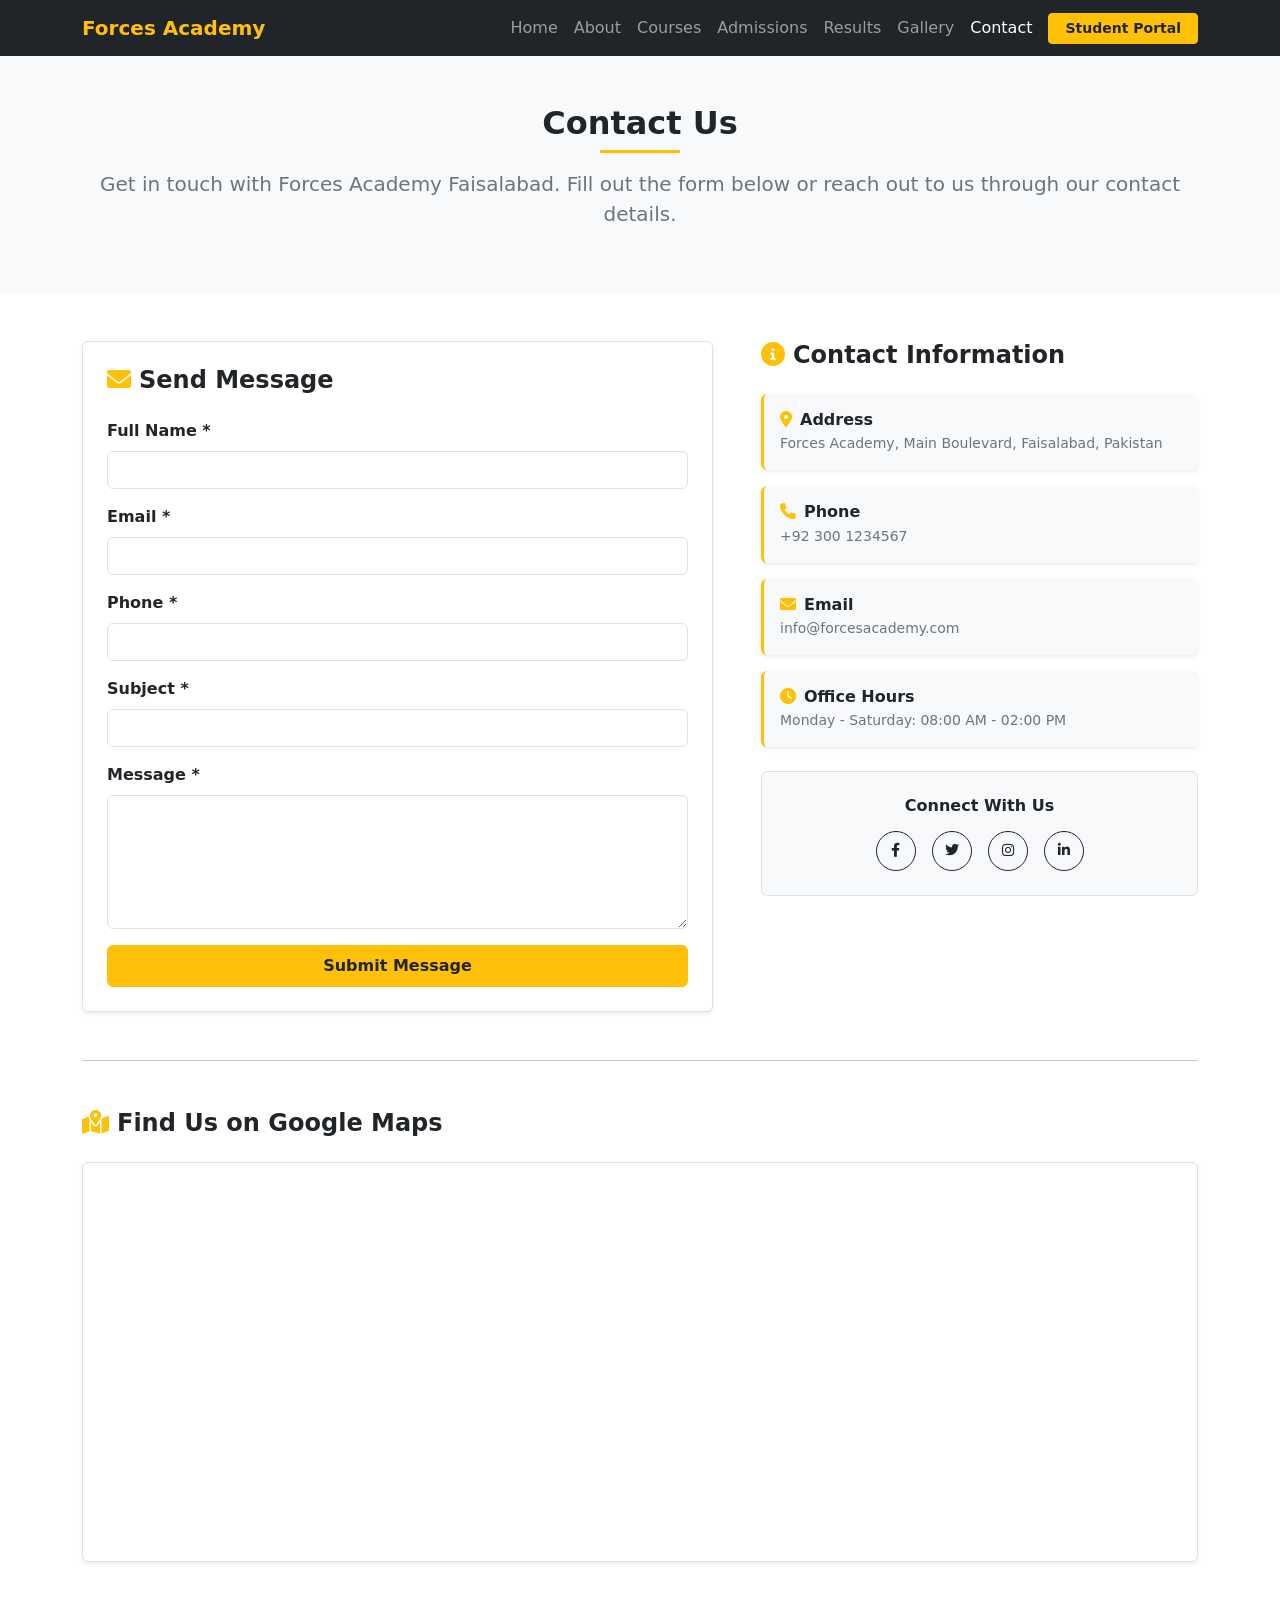
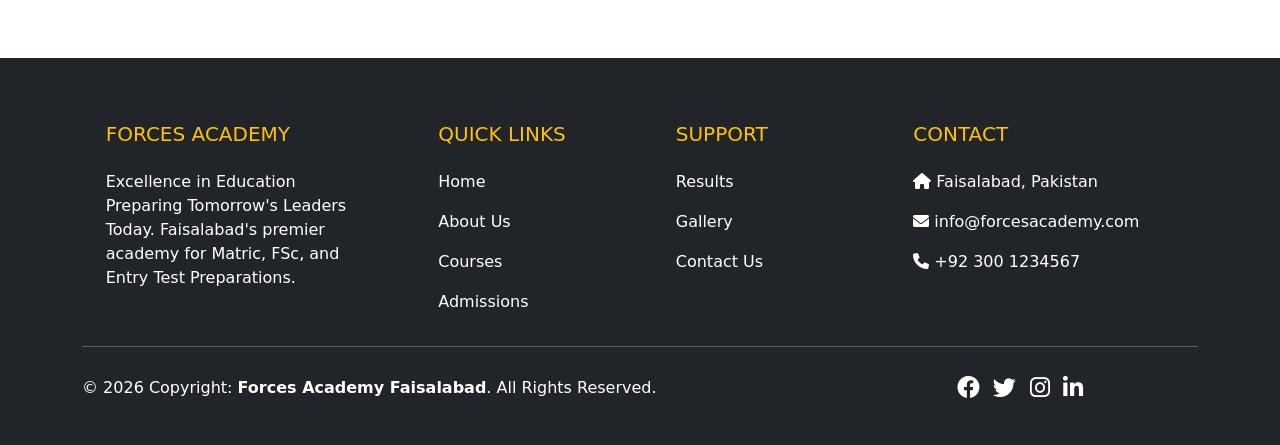
<file: contact.html>
<!DOCTYPE html>
<html lang="en">
<head>
    <meta charset="UTF-8" />
    <meta name="viewport" content="width=device-width, initial-scale=1.0" />
    <title>Contact Us - Forces Academy Faisalabad</title>
    <link href="https://cdn.jsdelivr.net/npm/bootstrap@5.3.0/dist/css/bootstrap.min.css" rel="stylesheet" />
    <link rel="stylesheet" href="https://cdnjs.cloudflare.com/ajax/libs/font-awesome/6.0.0/css/all.min.css" />
    <link rel="stylesheet" href="css/style.css" />
</head>
<body>

    <!-- ================= SAME NAVBAR AS GALLERY.HTML ================= -->
    <nav class="navbar navbar-expand-lg sticky-top navbar-dark bg-dark">
        <div class="container">
            <a class="navbar-brand fw-bold text-warning" href="index.html">Forces Academy</a>
            <button class="navbar-toggler" type="button" data-bs-toggle="collapse" data-bs-target="#navbarNav">
                <span class="navbar-toggler-icon"></span>
            </button>
            <div class="collapse navbar-collapse" id="navbarNav">
                <ul class="navbar-nav ms-auto align-items-lg-center">
                    <li class="nav-item"><a class="nav-link" href="index.html">Home</a></li>
                    <li class="nav-item"><a class="nav-link" href="about.html">About</a></li>
                    <li class="nav-item"><a class="nav-link" href="courses.html">Courses</a></li>
                    <li class="nav-item"><a class="nav-link" href="admissions.html">Admissions</a></li>
                    <li class="nav-item"><a class="nav-link" href="results.html">Results</a></li>
                    <li class="nav-item"><a class="nav-link" href="gallery.html">Gallery</a></li>
                    <li class="nav-item"><a class="nav-link active" href="contact.html">Contact</a></li>
                    <li class="nav-item ms-lg-2"><a class="btn btn-warning fw-bold text-dark btn-sm px-3" href="#">Student Portal</a></li>
                </ul>
            </div>
        </div>
    </nav>

    <!-- ================= HEADING & INTRO ================= -->
    <section class="py-5 bg-light text-center">
        <div class="container">
            <h2 class="fw-bold text-dark">Contact Us</h2>
            <div class="mx-auto bg-warning mb-3" style="height: 3px; width: 80px;"></div>
            <p class="lead text-secondary max-width-700 mx-auto">
                Get in touch with Forces Academy Faisalabad. Fill out the form below or reach out to us through our contact details.
            </p>
        </div>
    </section>

    <!-- ================= MAIN CONTENT (FORM & INFO CARDS) ================= -->
    <div class="container py-5">
        <div class="row g-5">
            
            <!-- SECTION 1: CONTACT FORM -->
            <div class="col-lg-7">
                <div class="p-4 bg-white shadow-sm rounded border">
                    <h4 class="fw-bold text-dark mb-4"><i class="fas fa-envelope text-warning me-2"></i>Send Message</h4>
                    
                    <form id="contactForm" novalidate>
                        <div class="mb-3">
                            <label for="name" class="form-label fw-semibold">Full Name *</label>
                            <input type="text" class="form-control" id="name" required />
                            <div class="text-danger small mt-1 d-none" id="nameError">Name is required.</div>
                        </div>

                        <div class="mb-3">
                            <label for="email" class="form-label fw-semibold">Email *</label>
                            <input type="email" class="form-control" id="email" required />
                            <div class="text-danger small mt-1 d-none" id="emailError">Please enter a valid email format (e.g. name@example.com).</div>
                        </div>

                        <div class="mb-3">
                            <label for="phone" class="form-label fw-semibold">Phone *</label>
                            <input type="tel" class="form-control" id="phone" required />
                            <div class="text-danger small mt-1 d-none" id="phoneError">Phone number is required.</div>
                        </div>

                        <div class="mb-3">
                            <label for="subject" class="form-label fw-semibold">Subject *</label>
                            <input type="text" class="form-control" id="subject" required />
                            <div class="text-danger small mt-1 d-none" id="subjectError">Subject is required.</div>
                        </div>

                        <div class="mb-3">
                            <label for="message" class="form-label fw-semibold">Message *</label>
                            <textarea class="form-control" id="message" rows="5" required></textarea>
                            <div class="text-danger small mt-1 d-none" id="messageError">Message is required.</div>
                        </div>

                        <button type="submit" class="btn btn-warning fw-bold text-dark w-100 py-2">Submit Message</button>
                    </form>
                    
                    <div id="formSuccess" class="alert alert-success mt-3 d-none" role="alert">
                        Your message has been sent successfully!
                    </div>
                </div>
            </div>

            <!-- SECTION 2: CONTACT INFO CARDS -->
            <div class="col-lg-5">
                <h4 class="fw-bold text-dark mb-4"><i class="fas fa-info-circle text-warning me-2"></i>Contact Information</h4>
                
                <div class="row g-3">
                    <!-- Address Card -->
                    <div class="col-12">
                        <div class="p-3 bg-light border-start border-warning border-3 rounded shadow-sm">
                            <h6 class="fw-bold mb-1"><i class="fas fa-map-marker-alt text-warning me-2"></i>Address</h6>
                            <p class="small text-secondary m-0">Forces Academy, Main Boulevard, Faisalabad, Pakistan</p>
                        </div>
                    </div>

                    <!-- Phone Card -->
                    <div class="col-12">
                        <div class="p-3 bg-light border-start border-warning border-3 rounded shadow-sm">
                            <h6 class="fw-bold mb-1"><i class="fas fa-phone text-warning me-2"></i>Phone</h6>
                            <p class="small text-secondary m-0">+92 300 1234567</p>
                        </div>
                    </div>

                    <!-- Email Card -->
                    <div class="col-12">
                        <div class="p-3 bg-light border-start border-warning border-3 rounded shadow-sm">
                            <h6 class="fw-bold mb-1"><i class="fas fa-envelope text-warning me-2"></i>Email</h6>
                            <p class="small text-secondary m-0">info@forcesacademy.com</p>
                        </div>
                    </div>

                    <!-- Office Hours Card -->
                    <div class="col-12">
                        <div class="p-3 bg-light border-start border-warning border-3 rounded shadow-sm">
                            <h6 class="fw-bold mb-1"><i class="fas fa-clock text-warning me-2"></i>Office Hours</h6>
                            <p class="small text-secondary m-0">Monday - Saturday: 08:00 AM - 02:00 PM</p>
                        </div>
                    </div>
                </div>

                <!-- SECTION 4: SOCIAL MEDIA LINKS ROW -->
                <div class="mt-4 p-4 bg-light rounded text-center border">
                    <h6 class="fw-bold text-dark mb-3">Connect With Us</h6>
                    <div class="d-flex justify-content-center gap-3">
                        <a href="#" class="btn btn-outline-dark btn-sm rounded-circle" style="width: 40px; height: 40px; line-height: 28px;"><i class="fab fa-facebook-f"></i></a>
                        <a href="#" class="btn btn-outline-dark btn-sm rounded-circle" style="width: 40px; height: 40px; line-height: 28px;"><i class="fab fa-twitter"></i></a>
                        <a href="#" class="btn btn-outline-dark btn-sm rounded-circle" style="width: 40px; height: 40px; line-height: 28px;"><i class="fab fa-instagram"></i></a>
                        <a href="#" class="btn btn-outline-dark btn-sm rounded-circle" style="width: 40px; height: 40px; line-height: 28px;"><i class="fab fa-linkedin-in"></i></a>
                    </div>
                </div>
            </div>

        </div>

        <hr class="my-5 opacity-25">

        <!-- SECTION 3: EMBED GOOGLE MAPS -->
        <div class="row">
            <div class="col-12">
                <h4 class="fw-bold text-dark mb-4"><i class="fas fa-map-marked-alt text-warning me-2"></i>Find Us on Google Maps</h4>
                <div class="ratio ratio-21x9 shadow-sm rounded border overflow-hidden" style="height: 400px;">
                    <!-- Google Maps Embed for Faisalabad -->
                    <iframe src="https://www.google.com/maps/embed?pb=!1m18!1m12!1m3!1d108994.46077583685!2d73.00336214531835!3d31.41169002221447!2m3!1f0!2f0!3f0!3m2!1i1024!2i768!4f13.1!3m3!1m2!1s0x392242a8deae01dd%3A0x1c4026da367f0c11!2sFaisalabad%2C%20Punjab%2C%20Pakistan!5e0!3m2!1sen!2s!4v1700000000000!5m2!1sen!2s" 
                        style="border:0;" allowfullscreen="" loading="lazy" referrerpolicy="no-referrer-when-downgrade"></iframe>
                </div>
            </div>
        </div>
    </div>

    <!-- ================= SAME FOOTER AS GALLERY.HTML ================= -->
    <footer class="bg-dark text-white pt-5 pb-4 mt-5">
        <div class="container text-md-left">
            <div class="row text-md-left">
                <div class="col-md-3 col-lg-3 col-xl-3 mx-auto mt-3">
                    <h5 class="text-uppercase mb-4 font-weight-bold text-warning">Forces Academy</h5>
                    <p>Excellence in Education Preparing Tomorrow's Leaders Today. Faisalabad's premier academy for Matric, FSc, and Entry Test Preparations.</p>
                </div>
                <div class="col-md-2 col-lg-2 col-xl-2 mx-auto mt-3">
                    <h5 class="text-uppercase mb-4 font-weight-bold text-warning">Quick Links</h5>
                    <p><a href="index.html" class="text-white text-decoration-none">Home</a></p>
                    <p><a href="about.html" class="text-white text-decoration-none">About Us</a></p>
                    <p><a href="courses.html" class="text-white text-decoration-none">Courses</a></p>
                    <p><a href="admissions.html" class="text-white text-decoration-none">Admissions</a></p>
                </div>
                <div class="col-md-3 col-lg-2 col-xl-2 mx-auto mt-3">
                    <h5 class="text-uppercase mb-4 font-weight-bold text-warning">Support</h5>
                    <p><a href="results.html" class="text-white text-decoration-none">Results</a></p>
                    <p><a href="gallery.html" class="text-white text-decoration-none">Gallery</a></p>
                    <p><a href="contact.html" class="text-white text-decoration-none">Contact Us</a></p>
                </div>
                <div class="col-md-4 col-lg-3 col-xl-3 mx-auto mt-3">
                    <h5 class="text-uppercase mb-4 font-weight-bold text-warning">Contact</h5>
                    <p><i class="fas fa-home mr-3"></i> Faisalabad, Pakistan</p>
                    <p><i class="fas fa-envelope mr-3"></i> info@forcesacademy.com</p>
                    <p><i class="fas fa-phone mr-3"></i> +92 300 1234567</p>
                </div>
            </div>
            <hr class="mb-4">
            <div class="row align-items-center">
                <div class="col-md-7 col-lg-8">
                    <p class="text-md-left">© 2026 Copyright: <strong>Forces Academy Faisalabad</strong>. All Rights Reserved.</p>
                </div>
                <div class="col-md-5 col-lg-4">
                    <div class="text-center text-md-right">
                        <ul class="list-unstyled list-inline">
                            <li class="list-inline-item"><a href="#" class="btn-floating btn-sm text-white" style="font-size: 23px;"><i class="fab fa-facebook"></i></a></li>
                            <li class="list-inline-item"><a href="#" class="btn-floating btn-sm text-white" style="font-size: 23px;"><i class="fab fa-twitter"></i></a></li>
                            <li class="list-inline-item"><a href="#" class="btn-floating btn-sm text-white" style="font-size: 23px;"><i class="fab fa-instagram"></i></a></li>
                            <li class="list-inline-item"><a href="#" class="btn-floating btn-sm text-white" style="font-size: 23px;"><i class="fab fa-linkedin-in"></i></a></li>
                        </ul>
                    </div>
                </div>
            </div>
        </div>
    </footer>

    <script src="https://cdn.jsdelivr.net/npm/bootstrap@5.3.0/dist/js/bootstrap.bundle.min.js"></script>
    <script src="js/main.js"></script>
    <a href="#" id="backToTop" class="btn btn-primary align-items-center justify-content-center" aria-label="Back to Top">
  <i class="bi bi-arrow-up"></i>
</a>
</body>
</html>
</file>
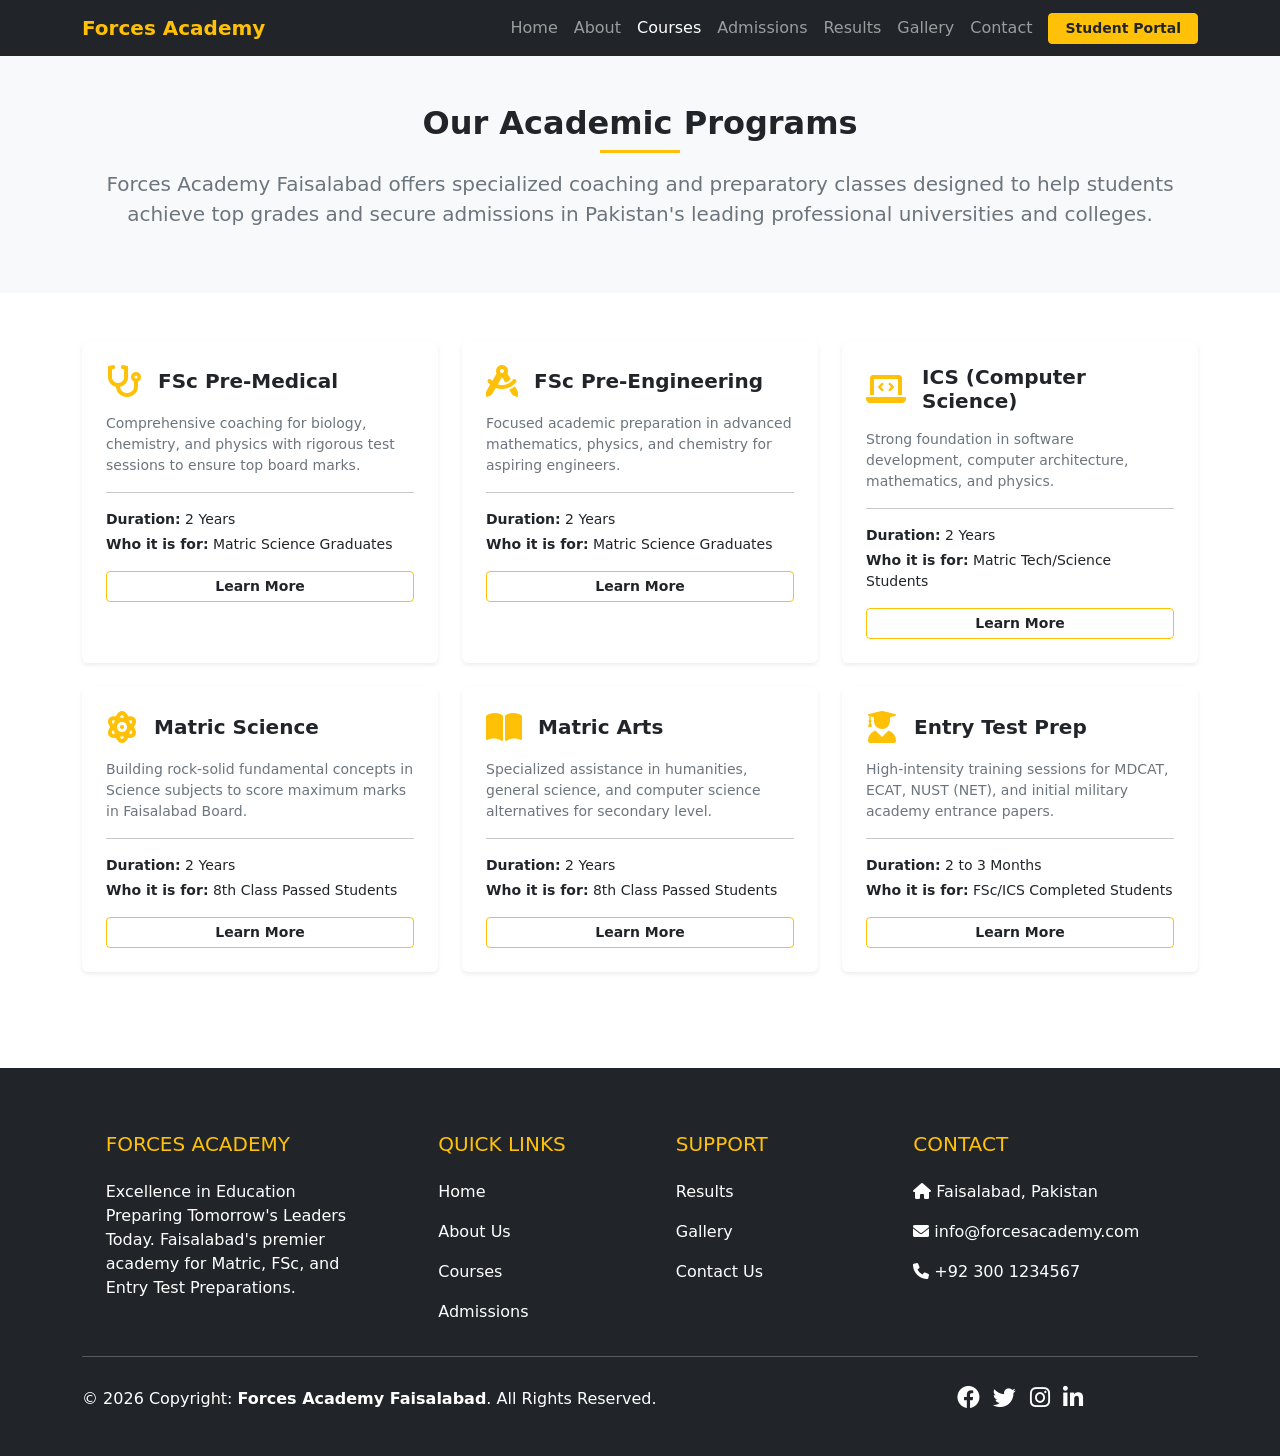
<file: courses.html>
<!DOCTYPE html>
<html lang="en">
<head>
    <meta charset="UTF-8" />
    <meta name="viewport" content="width=device-width, initial-scale=1.0" />
    <title>Our Courses - Forces Academy Faisalabad</title>
    <link href="https://cdn.jsdelivr.net/npm/bootstrap@5.3.0/dist/css/bootstrap.min.css" rel="stylesheet" />
    <link rel="stylesheet" href="https://cdnjs.cloudflare.com/ajax/libs/font-awesome/6.0.0/css/all.min.css" />
    <link rel="stylesheet" href="css/style.css" />
</head>
<body>

    <!-- ================= NAVBAR ================= -->
    <nav class="navbar navbar-expand-lg sticky-top navbar-dark bg-dark">
        <div class="container">
            <a class="navbar-brand fw-bold text-warning" href="index.html">Forces Academy</a>
            <button class="navbar-toggler" type="button" data-bs-toggle="collapse" data-bs-target="#navbarNav">
                <span class="navbar-toggler-icon"></span>
            </button>
            <div class="collapse navbar-collapse" id="navbarNav">
                <ul class="navbar-nav ms-auto align-items-lg-center">
                    <li class="nav-item"><a class="nav-link" href="index.html">Home</a></li>
                    <li class="nav-item"><a class="nav-link" href="about.html">About</a></li>
                    <li class="nav-item"><a class="nav-link active" href="courses.html">Courses</a></li>
                    <li class="nav-item"><a class="nav-link" href="admissions.html">Admissions</a></li>
                    <li class="nav-item"><a class="nav-link" href="results.html">Results</a></li>
                    <li class="nav-item"><a class="nav-link" href="gallery.html">Gallery</a></li>
                    <li class="nav-item"><a class="nav-link" href="contact.html">Contact</a></li>
                    <li class="nav-item ms-lg-2"><a class="btn btn-warning fw-bold text-dark btn-sm px-3" href="#">Student Portal</a></li>
                </ul>
            </div>
        </div>
    </nav>

    <!-- ================= COURSES HEADING & INTRO ================= -->
    <section class="py-5 bg-light text-center">
        <div class="container">
            <h2 class="fw-bold text-dark">Our Academic Programs</h2>
            <div class="mx-auto bg-warning mb-3" style="height: 3px; width: 80px;"></div>
            <p class="lead text-secondary max-width-700 mx-auto">
                Forces Academy Faisalabad offers specialized coaching and preparatory classes designed to help students achieve top grades and secure admissions in Pakistan's leading professional universities and colleges.
            </p>
        </div>
    </section>

    <!-- ================= COURSE CARDS GRID ================= -->
    <section class="py-5">
        <div class="container">
            <div class="row g-4">
                
                <!-- Card 1: FSc Pre-Medical -->
                <div class="col-12 col-md-4">
                    <div class="card h-100 border-0 shadow-sm">
                        <div class="card-body p-4">
                            <div class="d-flex align-items-center mb-3">
                                <i class="fas fa-stethoscope text-warning fa-2x me-3"></i>
                                <h5 class="card-title fw-bold m-0">FSc Pre-Medical</h5>
                            </div>
                            <p class="card-text text-secondary small">Comprehensive coaching for biology, chemistry, and physics with rigorous test sessions to ensure top board marks.</p>
                            <hr>
                            <p class="small mb-1"><strong>Duration:</strong> 2 Years</p>
                            <p class="small mb-3"><strong>Who it is for:</strong> Matric Science Graduates</p>
                            <a href="#" class="btn btn-outline-warning text-dark fw-semibold w-100 btn-sm">Learn More</a>
                        </div>
                    </div>
                </div>

                <!-- Card 2: FSc Pre-Engineering -->
                <div class="col-12 col-md-4">
                    <div class="card h-100 border-0 shadow-sm">
                        <div class="card-body p-4">
                            <div class="d-flex align-items-center mb-3">
                                <i class="fas fa-drafting-compass text-warning fa-2x me-3"></i>
                                <h5 class="card-title fw-bold m-0">FSc Pre-Engineering</h5>
                            </div>
                            <p class="card-text text-secondary small">Focused academic preparation in advanced mathematics, physics, and chemistry for aspiring engineers.</p>
                            <hr>
                            <p class="small mb-1"><strong>Duration:</strong> 2 Years</p>
                            <p class="small mb-3"><strong>Who it is for:</strong> Matric Science Graduates</p>
                            <a href="#" class="btn btn-outline-warning text-dark fw-semibold w-100 btn-sm">Learn More</a>
                        </div>
                    </div>
                </div>

                <!-- Card 3: ICS (Computer Science) -->
                <div class="col-12 col-md-4">
                    <div class="card h-100 border-0 shadow-sm">
                        <div class="card-body p-4">
                            <div class="d-flex align-items-center mb-3">
                                <i class="fas fa-laptop-code text-warning fa-2x me-3"></i>
                                <h5 class="card-title fw-bold m-0">ICS (Computer Science)</h5>
                            </div>
                            <p class="card-text text-secondary small">Strong foundation in software development, computer architecture, mathematics, and physics.</p>
                            <hr>
                            <p class="small mb-1"><strong>Duration:</strong> 2 Years</p>
                            <p class="small mb-3"><strong>Who it is for:</strong> Matric Tech/Science Students</p>
                            <a href="#" class="btn btn-outline-warning text-dark fw-semibold w-100 btn-sm">Learn More</a>
                        </div>
                    </div>
                </div>

                <!-- Card 4: Matric Science -->
                <div class="col-12 col-md-4">
                    <div class="card h-100 border-0 shadow-sm">
                        <div class="card-body p-4">
                            <div class="d-flex align-items-center mb-3">
                                <i class="fas fa-atom text-warning fa-2x me-3"></i>
                                <h5 class="card-title fw-bold m-0">Matric Science</h5>
                            </div>
                            <p class="card-text text-secondary small">Building rock-solid fundamental concepts in Science subjects to score maximum marks in Faisalabad Board.</p>
                            <hr>
                            <p class="small mb-1"><strong>Duration:</strong> 2 Years</p>
                            <p class="small mb-3"><strong>Who it is for:</strong> 8th Class Passed Students</p>
                            <a href="#" class="btn btn-outline-warning text-dark fw-semibold w-100 btn-sm">Learn More</a>
                        </div>
                    </div>
                </div>

                <!-- Card 5: Matric Arts -->
                <div class="col-12 col-md-4">
                    <div class="card h-100 border-0 shadow-sm">
                        <div class="card-body p-4">
                            <div class="d-flex align-items-center mb-3">
                                <i class="fas fa-book-open text-warning fa-2x me-3"></i>
                                <h5 class="card-title fw-bold m-0">Matric Arts</h5>
                            </div>
                            <p class="card-text text-secondary small">Specialized assistance in humanities, general science, and computer science alternatives for secondary level.</p>
                            <hr>
                            <p class="small mb-1"><strong>Duration:</strong> 2 Years</p>
                            <p class="small mb-3"><strong>Who it is for:</strong> 8th Class Passed Students</p>
                            <a href="#" class="btn btn-outline-warning text-dark fw-semibold w-100 btn-sm">Learn More</a>
                        </div>
                    </div>
                </div>

                <!-- Card 6: Entry Test Preparation -->
                <div class="col-12 col-md-4">
                    <div class="card h-100 border-0 shadow-sm">
                        <div class="card-body p-4">
                            <div class="d-flex align-items-center mb-3">
                                <i class="fas fa-user-graduate text-warning fa-2x me-3"></i>
                                <h5 class="card-title fw-bold m-0">Entry Test Prep</h5>
                            </div>
                            <p class="card-text text-secondary small">High-intensity training sessions for MDCAT, ECAT, NUST (NET), and initial military academy entrance papers.</p>
                            <hr>
                            <p class="small mb-1"><strong>Duration:</strong> 2 to 3 Months</p>
                            <p class="small mb-3"><strong>Who it is for:</strong> FSc/ICS Completed Students</p>
                            <a href="#" class="btn btn-outline-warning text-dark fw-semibold w-100 btn-sm">Learn More</a>
                        </div>
                    </div>
                </div>

            </div>
        </div>
    </section>

    <!-- ================= FOOTER SECTION ================= -->
    <footer class="bg-dark text-white pt-5 pb-4 mt-5">
        <div class="container text-md-left">
            <div class="row text-md-left">
                <div class="col-md-3 col-lg-3 col-xl-3 mx-auto mt-3">
                    <h5 class="text-uppercase mb-4 font-weight-bold text-warning">Forces Academy</h5>
                    <p>Excellence in Education Preparing Tomorrow's Leaders Today. Faisalabad's premier academy for Matric, FSc, and Entry Test Preparations.</p>
                </div>
                <div class="col-md-2 col-lg-2 col-xl-2 mx-auto mt-3">
                    <h5 class="text-uppercase mb-4 font-weight-bold text-warning">Quick Links</h5>
                    <p><a href="index.html" class="text-white text-decoration-none">Home</a></p>
                    <p><a href="about.html" class="text-white text-decoration-none">About Us</a></p>
                    <p><a href="courses.html" class="text-white text-decoration-none">Courses</a></p>
                    <p><a href="admissions.html" class="text-white text-decoration-none">Admissions</a></p>
                </div>
                <div class="col-md-3 col-lg-2 col-xl-2 mx-auto mt-3">
                    <h5 class="text-uppercase mb-4 font-weight-bold text-warning">Support</h5>
                    <p><a href="results.html" class="text-white text-decoration-none">Results</a></p>
                    <p><a href="gallery.html" class="text-white text-decoration-none">Gallery</a></p>
                    <p><a href="contact.html" class="text-white text-decoration-none">Contact Us</a></p>
                </div>
                <div class="col-md-4 col-lg-3 col-xl-3 mx-auto mt-3">
                    <h5 class="text-uppercase mb-4 font-weight-bold text-warning">Contact</h5>
                    <p><i class="fas fa-home mr-3"></i> Faisalabad, Pakistan</p>
                    <p><i class="fas fa-envelope mr-3"></i> info@forcesacademy.com</p>
                    <p><i class="fas fa-phone mr-3"></i> +92 300 1234567</p>
                </div>
            </div>
            <hr class="mb-4">
            <div class="row align-items-center">
                <div class="col-md-7 col-lg-8">
                    <p class="text-md-left">© 2026 Copyright: <strong>Forces Academy Faisalabad</strong>. All Rights Reserved.</p>
                </div>
                <div class="col-md-5 col-lg-4">
                    <div class="text-center text-md-right">
                        <ul class="list-unstyled list-inline">
                            <li class="list-inline-item"><a href="#" class="btn-floating btn-sm text-white" style="font-size: 23px;"><i class="fab fa-facebook"></i></a></li>
                            <li class="list-inline-item"><a href="#" class="btn-floating btn-sm text-white" style="font-size: 23px;"><i class="fab fa-twitter"></i></a></li>
                            <li class="list-inline-item"><a href="#" class="btn-floating btn-sm text-white" style="font-size: 23px;"><i class="fab fa-instagram"></i></a></li>
                            <li class="list-inline-item"><a href="#" class="btn-floating btn-sm text-white" style="font-size: 23px;"><i class="fab fa-linkedin-in"></i></a></li>
                        </ul>
                    </div>
                </div>
            </div>
        </div>
    </footer>

    <script src="https://cdn.jsdelivr.net/npm/bootstrap@5.3.0/dist/js/bootstrap.bundle.min.js"></script>
    <script src="js/main.js"></script>
   <a href="#" id="backToTop" class="btn btn-primary align-items-center justify-content-center" aria-label="Back to Top">
  <i class="bi bi-arrow-up"></i>
</a>
</body>
</html>
</file>
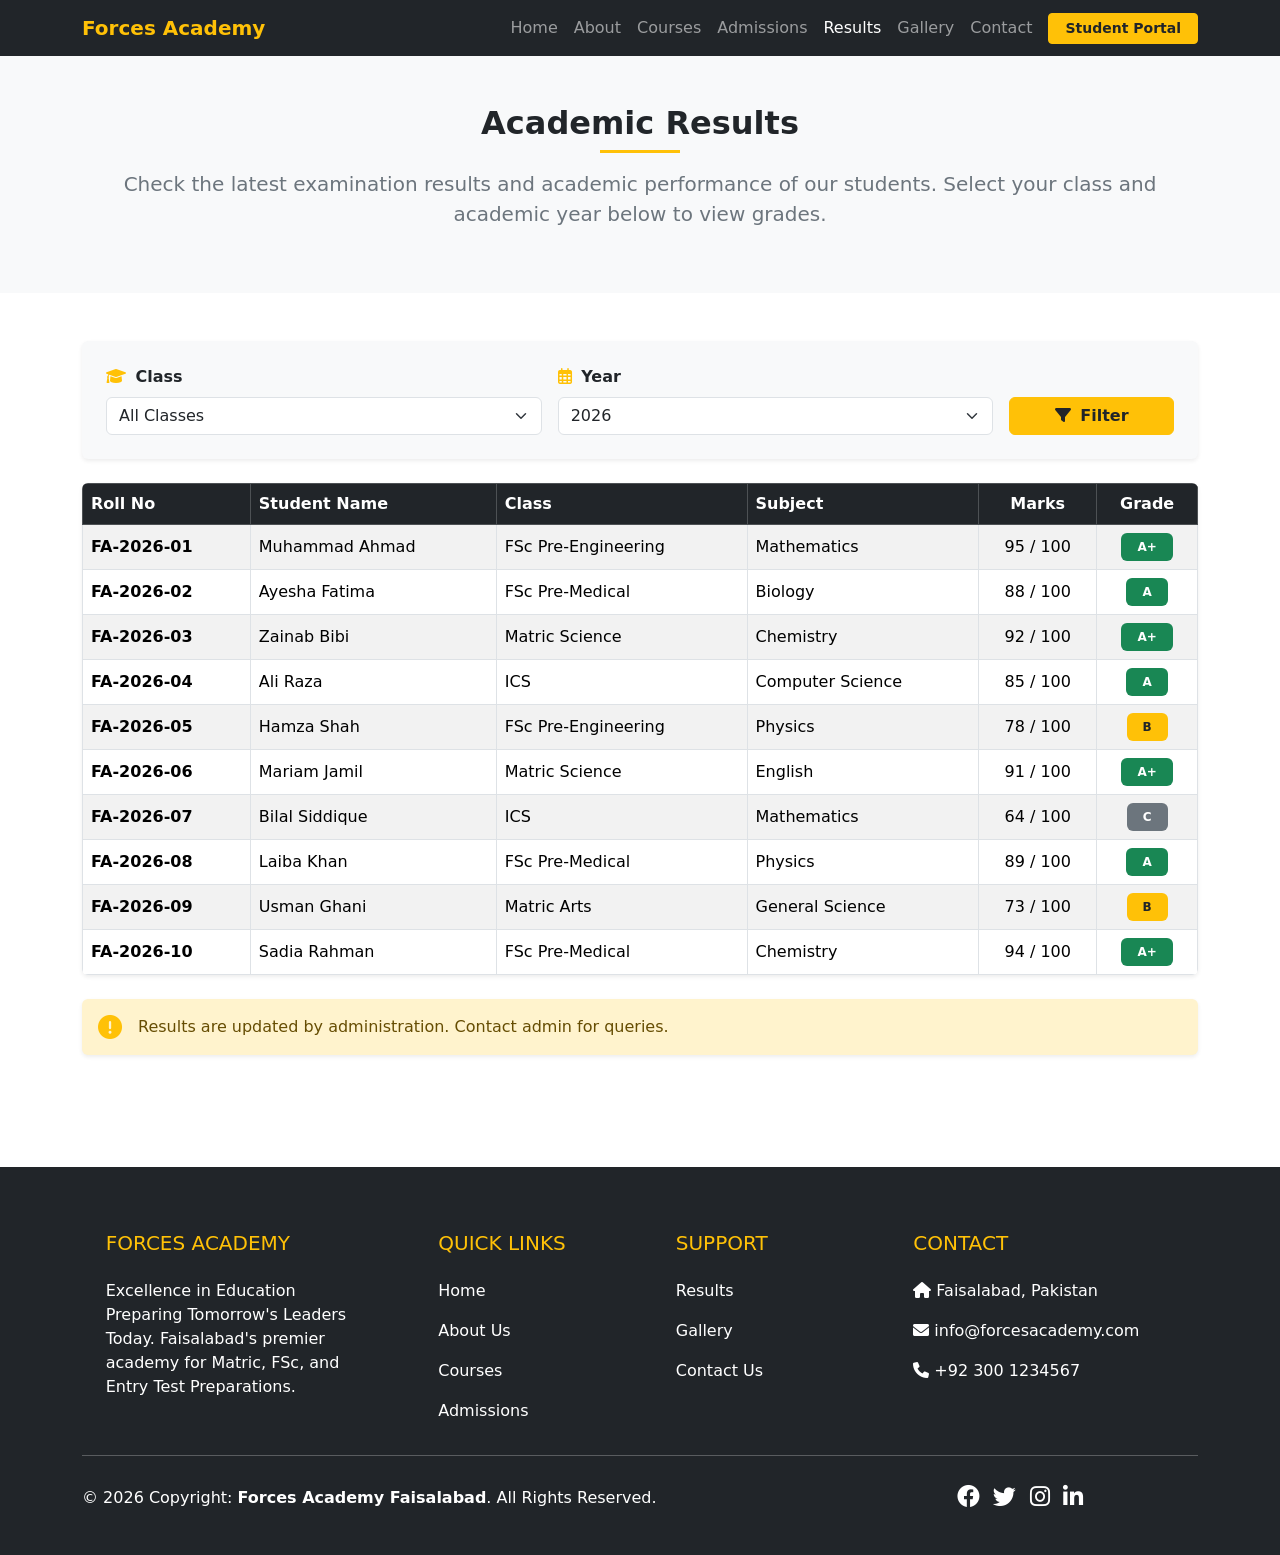
<file: results.html>
<!DOCTYPE html>
<html lang="en">
<head>
    <meta charset="UTF-8" />
    <meta name="viewport" content="width=device-width, initial-scale=1.0" />
    <title>Results - Forces Academy Faisalabad</title>
    <link href="https://cdn.jsdelivr.net/npm/bootstrap@5.3.0/dist/css/bootstrap.min.css" rel="stylesheet" />
    <link rel="stylesheet" href="https://cdnjs.cloudflare.com/ajax/libs/font-awesome/6.0.0/css/all.min.css" />
    <link rel="stylesheet" href="css/style.css" />
</head>
<body>

    <!-- ================= NAVBAR ================= -->
    <nav class="navbar navbar-expand-lg sticky-top navbar-dark bg-dark">
        <div class="container">
            <a class="navbar-brand fw-bold text-warning" href="index.html">Forces Academy</a>
            <button class="navbar-toggler" type="button" data-bs-toggle="collapse" data-bs-target="#navbarNav">
                <span class="navbar-toggler-icon"></span>
            </button>
            <div class="collapse navbar-collapse" id="navbarNav">
                <ul class="navbar-nav ms-auto align-items-lg-center">
                    <li class="nav-item"><a class="nav-link" href="index.html">Home</a></li>
                    <li class="nav-item"><a class="nav-link" href="about.html">About</a></li>
                    <li class="nav-item"><a class="nav-link" href="courses.html">Courses</a></li>
                    <li class="nav-item"><a class="nav-link" href="admissions.html">Admissions</a></li>
                    <li class="nav-item"><a class="nav-link active" href="results.html">Results</a></li>
                    <li class="nav-item"><a class="nav-link" href="gallery.html">Gallery</a></li>
                    <li class="nav-item"><a class="nav-link" href="contact.html">Contact</a></li>
                    <li class="nav-item ms-lg-2"><a class="btn btn-warning fw-bold text-dark btn-sm px-3" href="#">Student Portal</a></li>
                </ul>
            </div>
        </div>
    </nav>

    <!-- ================= HEADING & INTRO ================= -->
    <section class="py-5 bg-light text-center">
        <div class="container">
            <h2 class="fw-bold text-dark">Academic Results</h2>
            <div class="mx-auto bg-warning mb-3" style="height: 3px; width: 80px;"></div>
            <p class="lead text-secondary max-width-700 mx-auto">
                Check the latest examination results and academic performance of our students. Select your class and academic year below to view grades.
            </p>
        </div>
    </section>

    <!-- ================= FILTER BAR & TABLE ================= -->
    <div class="container py-5">
        
        <!-- Filter Bar (Frontend Only UI) -->
        <div class="card border-0 shadow-sm p-4 mb-4 bg-light">
            <div class="row g-3 align-items-end">
                <div class="col-md-5">
                    <label for="classFilter" class="form-label fw-semibold text-dark"><i class="fas fa-graduation-cap text-warning me-1"></i> Class</label>
                    <select class="form-select" id="classFilter">
                        <option selected>All Classes</option>
                        <option>Matric Science</option>
                        <option>Matric Arts</option>
                        <option>FSc Pre-Medical</option>
                        <option>FSc Pre-Engineering</option>
                        <option>ICS</option>
                    </select>
                </div>
                <div class="col-md-5">
                    <label for="yearFilter" class="form-label fw-semibold text-dark"><i class="far fa-calendar-alt text-warning me-1"></i> Year</label>
                    <select class="form-select" id="yearFilter">
                        <option selected>2026</option>
                        <option>2025</option>
                        <option>2024</option>
                    </select>
                </div>
                <div class="col-md-2">
                    <button type="button" class="btn btn-warning fw-bold text-dark w-100"><i class="fas fa-filter me-1"></i> Filter</button>
                </div>
            </div>
        </div>

        <!-- Responsive Table -->
        <div class="table-responsive shadow-sm rounded mb-4">
            <table class="table table-bordered table-striped align-middle m-0">
                <thead class="table-dark">
                    <tr>
                        <th>Roll No</th>
                        <th>Student Name</th>
                        <th>Class</th>
                        <th>Subject</th>
                        <th class="text-center">Marks</th>
                        <th class="text-center">Grade</th>
                    </tr>
                </thead>
                <tbody>
                    <tr>
                        <td class="fw-semibold">FA-2026-01</td>
                        <td>Muhammad Ahmad</td>
                        <td>FSc Pre-Engineering</td>
                        <td>Mathematics</td>
                        <td class="text-center">95 / 100</td>
                        <td class="text-center"><span class="badge bg-success px-3 py-2">A+</span></td>
                    </tr>
                    <tr>
                        <td class="fw-semibold">FA-2026-02</td>
                        <td>Ayesha Fatima</td>
                        <td>FSc Pre-Medical</td>
                        <td>Biology</td>
                        <td class="text-center">88 / 100</td>
                        <td class="text-center"><span class="badge bg-success px-3 py-2">A</span></td>
                    </tr>
                    <tr>
                        <td class="fw-semibold">FA-2026-03</td>
                        <td>Zainab Bibi</td>
                        <td>Matric Science</td>
                        <td>Chemistry</td>
                        <td class="text-center">92 / 100</td>
                        <td class="text-center"><span class="badge bg-success px-3 py-2">A+</span></td>
                    </tr>
                    <tr>
                        <td class="fw-semibold">FA-2026-04</td>
                        <td>Ali Raza</td>
                        <td>ICS</td>
                        <td>Computer Science</td>
                        <td class="text-center">85 / 100</td>
                        <td class="text-center"><span class="badge bg-success px-3 py-2">A</span></td>
                    </tr>
                    <tr>
                        <td class="fw-semibold">FA-2026-05</td>
                        <td>Hamza Shah</td>
                        <td>FSc Pre-Engineering</td>
                        <td>Physics</td>
                        <td class="text-center">78 / 100</td>
                        <td class="text-center"><span class="badge bg-warning text-dark px-3 py-2">B</span></td>
                    </tr>
                    <tr>
                        <td class="fw-semibold">FA-2026-06</td>
                        <td>Mariam Jamil</td>
                        <td>Matric Science</td>
                        <td>English</td>
                        <td class="text-center">91 / 100</td>
                        <td class="text-center"><span class="badge bg-success px-3 py-2">A+</span></td>
                    </tr>
                    <tr>
                        <td class="fw-semibold">FA-2026-07</td>
                        <td>Bilal Siddique</td>
                        <td>ICS</td>
                        <td>Mathematics</td>
                        <td class="text-center">64 / 100</td>
                        <td class="text-center"><span class="badge bg-secondary px-3 py-2">C</span></td>
                    </tr>
                    <tr>
                        <td class="fw-semibold">FA-2026-08</td>
                        <td>Laiba Khan</td>
                        <td>FSc Pre-Medical</td>
                        <td>Physics</td>
                        <td class="text-center">89 / 100</td>
                        <td class="text-center"><span class="badge bg-success px-3 py-2">A</span></td>
                    </tr>
                    <tr>
                        <td class="fw-semibold">FA-2026-09</td>
                        <td>Usman Ghani</td>
                        <td>Matric Arts</td>
                        <td>General Science</td>
                        <td class="text-center">73 / 100</td>
                        <td class="text-center"><span class="badge bg-warning text-dark px-3 py-2">B</span></td>
                    </tr>
                    <tr>
                        <td class="fw-semibold">FA-2026-10</td>
                        <td>Sadia Rahman</td>
                        <td>FSc Pre-Medical</td>
                        <td>Chemistry</td>
                        <td class="text-center">94 / 100</td>
                        <td class="text-center"><span class="badge bg-success px-3 py-2">A+</span></td>
                    </tr>
                </tbody>
            </table>
        </div>

        <!-- Required Note -->
        <div class="alert alert-warning border-0 shadow-sm d-flex align-items-center p-3" role="alert">
            <i class="fas fa-exclamation-circle text-warning fs-4 me-3"></i>
            <div>
                Results are updated by administration. Contact admin for queries.
            </div>
        </div>

    </div>

    <!-- ================= FOOTER SECTION ================= -->
    <footer class="bg-dark text-white pt-5 pb-4 mt-5">
        <div class="container text-md-left">
            <div class="row text-md-left">
                <div class="col-md-3 col-lg-3 col-xl-3 mx-auto mt-3">
                    <h5 class="text-uppercase mb-4 font-weight-bold text-warning">Forces Academy</h5>
                    <p>Excellence in Education Preparing Tomorrow's Leaders Today. Faisalabad's premier academy for Matric, FSc, and Entry Test Preparations.</p>
                </div>
                <div class="col-md-2 col-lg-2 col-xl-2 mx-auto mt-3">
                    <h5 class="text-uppercase mb-4 font-weight-bold text-warning">Quick Links</h5>
                    <p><a href="index.html" class="text-white text-decoration-none">Home</a></p>
                    <p><a href="about.html" class="text-white text-decoration-none">About Us</a></p>
                    <p><a href="courses.html" class="text-white text-decoration-none">Courses</a></p>
                    <p><a href="admissions.html" class="text-white text-decoration-none">Admissions</a></p>
                </div>
                <div class="col-md-3 col-lg-2 col-xl-2 mx-auto mt-3">
                    <h5 class="text-uppercase mb-4 font-weight-bold text-warning">Support</h5>
                    <p><a href="results.html" class="text-white text-decoration-none">Results</a></p>
                    <p><a href="gallery.html" class="text-white text-decoration-none">Gallery</a></p>
                    <p><a href="contact.html" class="text-white text-decoration-none">Contact Us</a></p>
                </div>
                <div class="col-md-4 col-lg-3 col-xl-3 mx-auto mt-3">
                    <h5 class="text-uppercase mb-4 font-weight-bold text-warning">Contact</h5>
                    <p><i class="fas fa-home mr-3"></i> Faisalabad, Pakistan</p>
                    <p><i class="fas fa-envelope mr-3"></i> info@forcesacademy.com</p>
                    <p><i class="fas fa-phone mr-3"></i> +92 300 1234567</p>
                </div>
            </div>
            <hr class="mb-4">
            <div class="row align-items-center">
                <div class="col-md-7 col-lg-8">
                    <p class="text-md-left">© 2026 Copyright: <strong>Forces Academy Faisalabad</strong>. All Rights Reserved.</p>
                </div>
                <div class="col-md-5 col-lg-4">
                    <div class="text-center text-md-right">
                        <ul class="list-unstyled list-inline">
                            <li class="list-inline-item"><a href="#" class="btn-floating btn-sm text-white" style="font-size: 23px;"><i class="fab fa-facebook"></i></a></li>
                            <li class="list-inline-item"><a href="#" class="btn-floating btn-sm text-white" style="font-size: 23px;"><i class="fab fa-twitter"></i></a></li>
                            <li class="list-inline-item"><a href="#" class="btn-floating btn-sm text-white" style="font-size: 23px;"><i class="fab fa-instagram"></i></a></li>
                            <li class="list-inline-item"><a href="#" class="btn-floating btn-sm text-white" style="font-size: 23px;"><i class="fab fa-linkedin-in"></i></a></li>
                        </ul>
                    </div>
                </div>
            </div>
        </div>
    </footer>

    <script src="https://cdn.jsdelivr.net/npm/bootstrap@5.3.0/dist/js/bootstrap.bundle.min.js"></script>
    <script src="js/main.js"></script>
    <a href="#" id="backToTop" class="btn btn-primary align-items-center justify-content-center" aria-label="Back to Top">
  <i class="bi bi-arrow-up"></i>
</a>
</body>
</html>
</file>
<file: css/style.css>
#hero {
    background: linear-gradient(135deg, #0a1f44 0%, #1a4a6b 100%);
    min-height: 90vh;
}
.hero-overlay {
    background: rgba(0, 20, 60, 0.65);
    min-height: 90vh;
    display: flex;
    align-items: center;
}
.stat-box {
    padding: 25px 20px;
    background: #ffffff;
    border-radius: 8px;
    border-bottom: 4px solid #ffc107;
}

.testimonial-card {
    background: #f8f9fa;
    border: 1px solid #e9ecef;
    border-radius: 10px;
    padding: 30px;
}

.testimonial-img-placeholder {
    width: 80px;
    height: 80px;
    border-radius: 50%;
    background-color: #6c757d;
    color: #ffffff;
    display: inline-flex;
    align-items: center;
    justify-content: center;
    font-size: 32px;
    border: 3px solid #ffc107;
}

html {
  scroll-behavior: smooth;
}

#backToTop {
  position: fixed;
  bottom: 25px;
  right: 25px;
  display: none !important;
  width: 45px;
  height: 45px;
  z-index: 999;
  border-radius: 50%;
  box-shadow: 0 4px 10px rgba(0, 0, 0, 0.3);
  transition: opacity 0.3s ease, transform 0.3s ease;
}

#backToTop.show {
  display: flex !important;
}

#backToTop:hover {
  transform: translateY(-3px);
}
</file>
